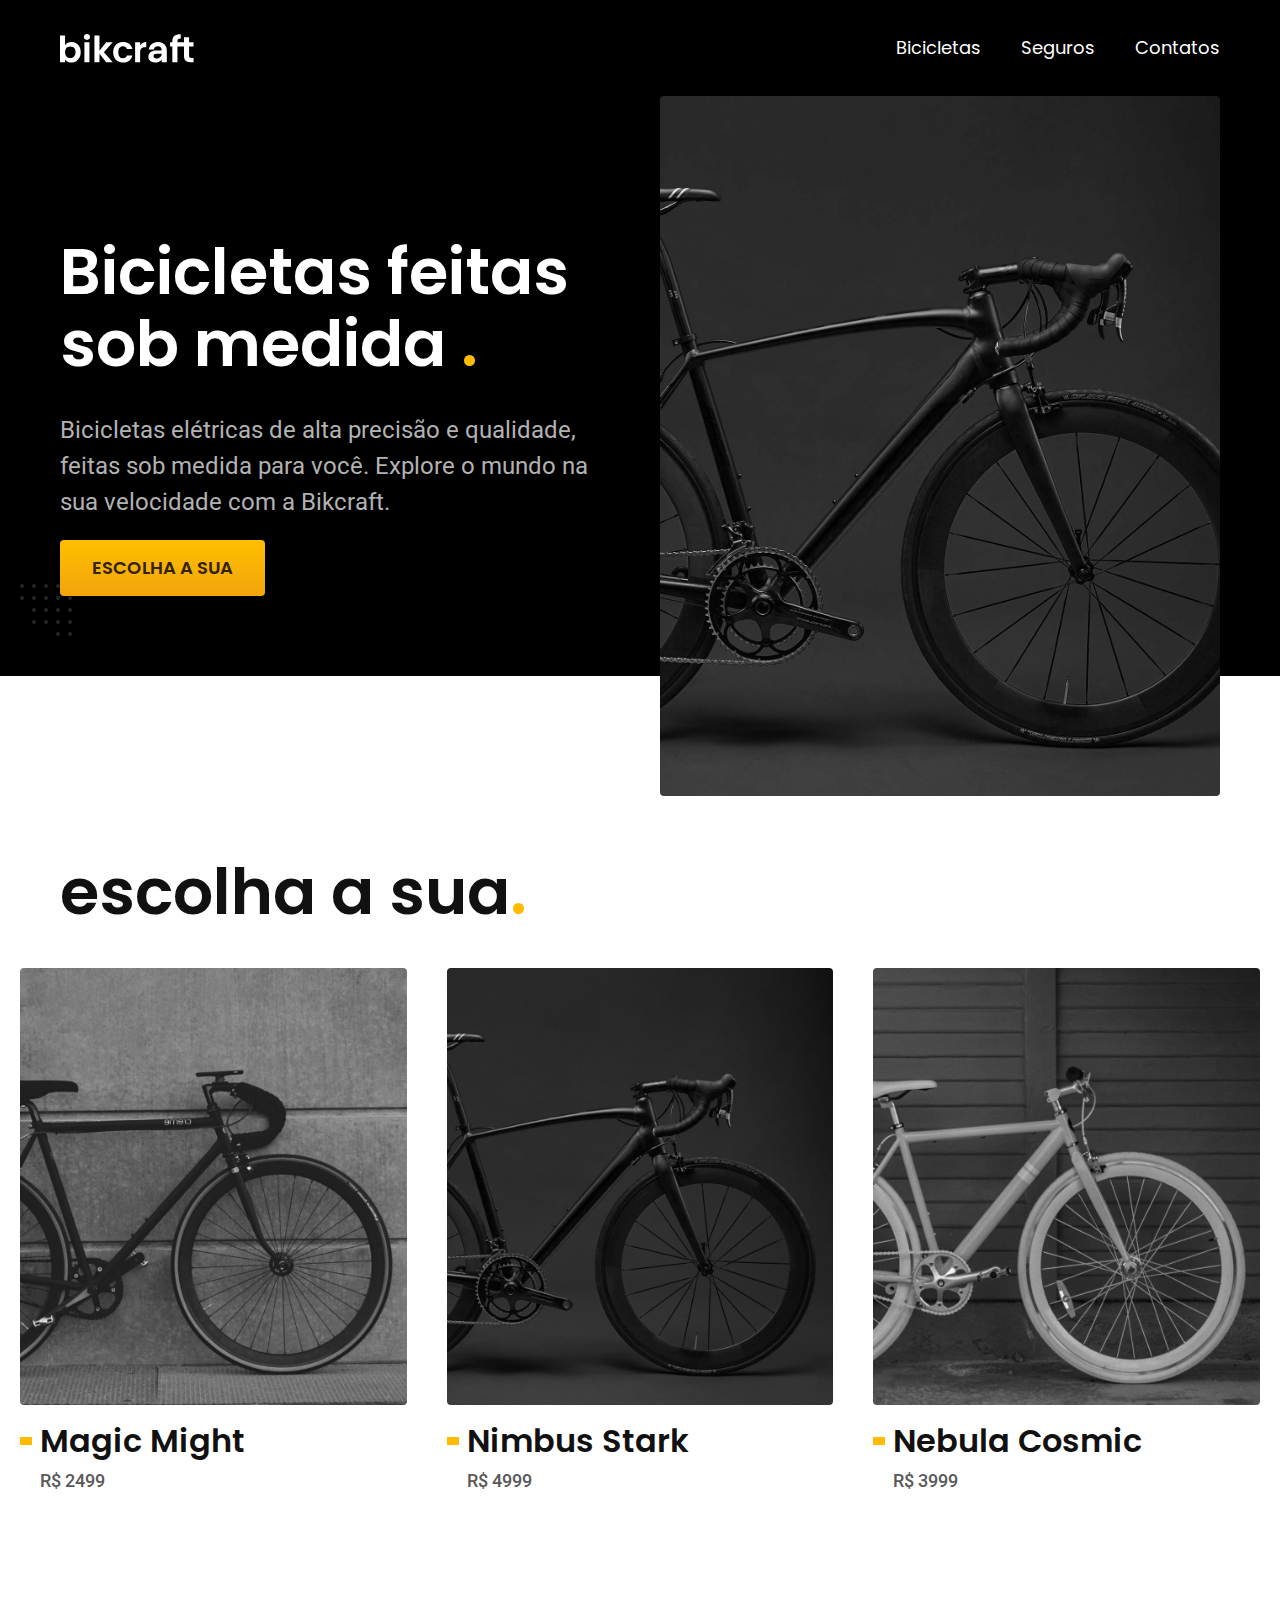
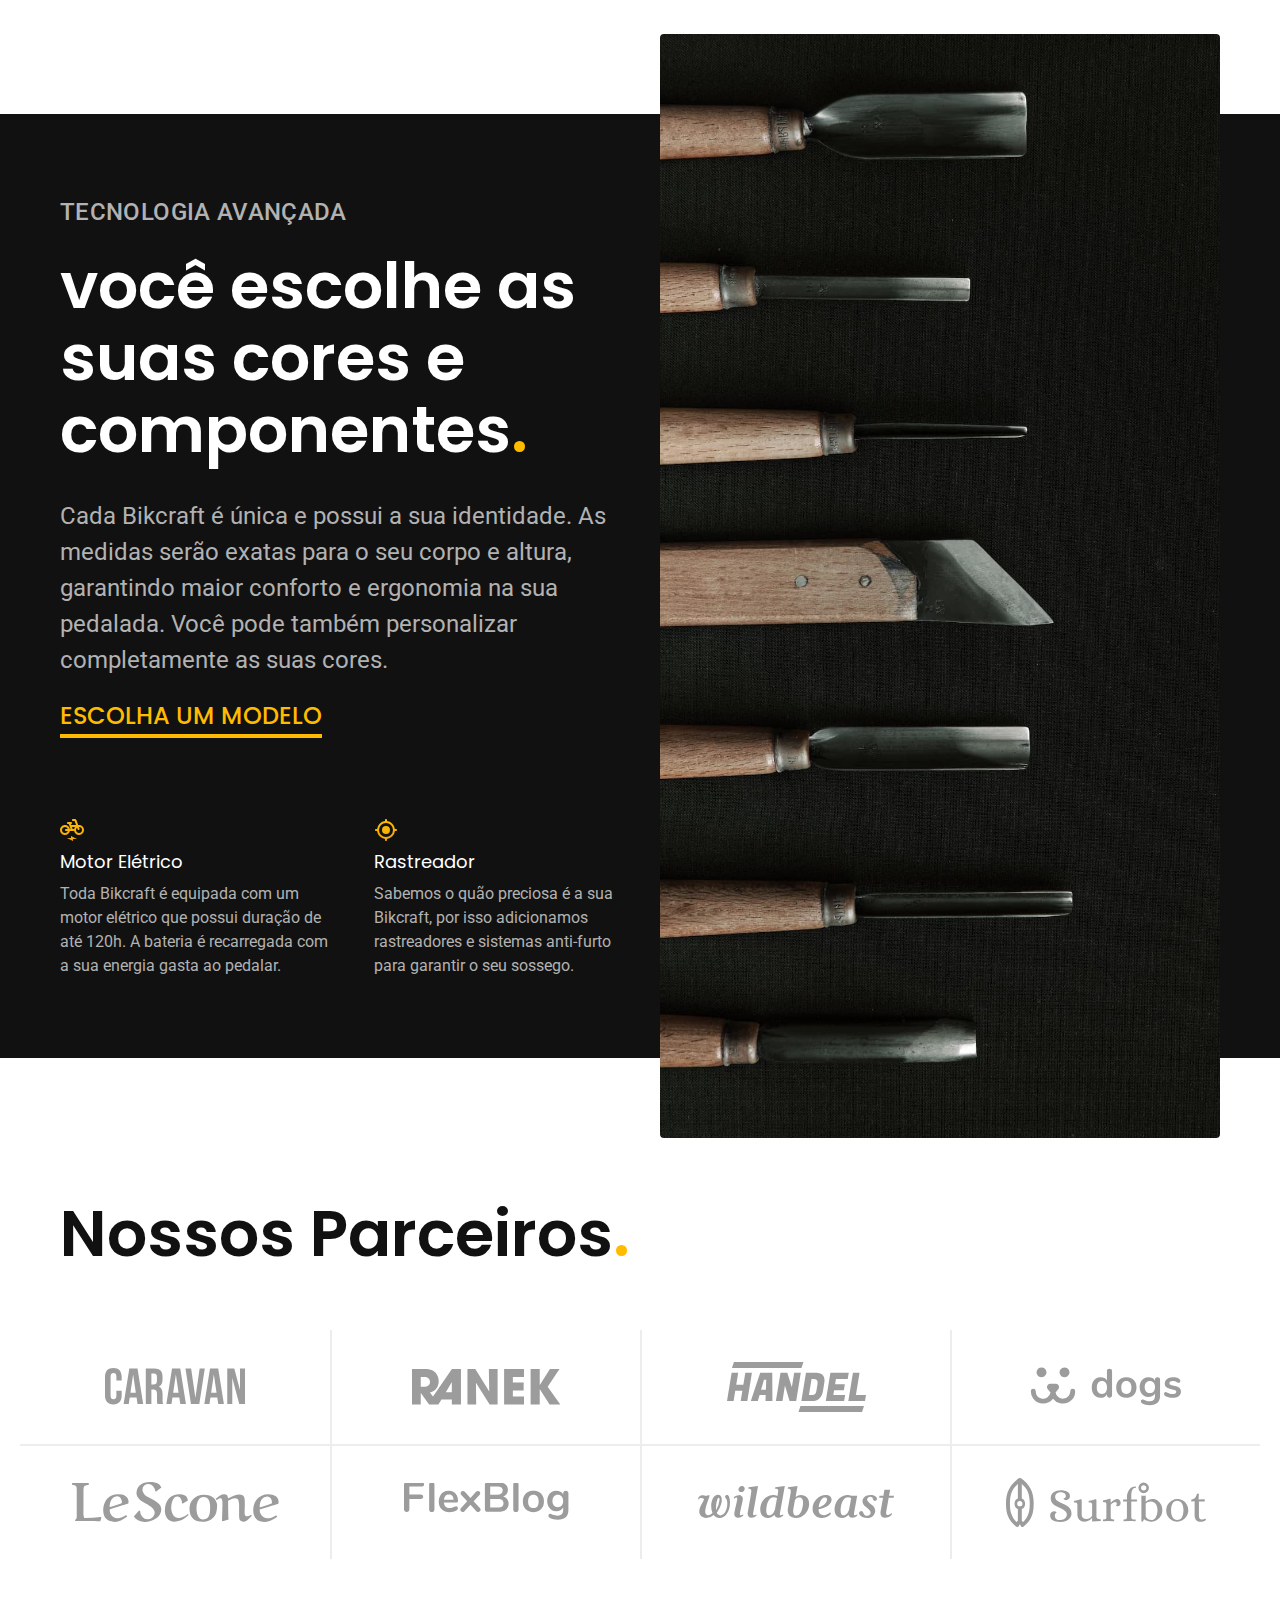
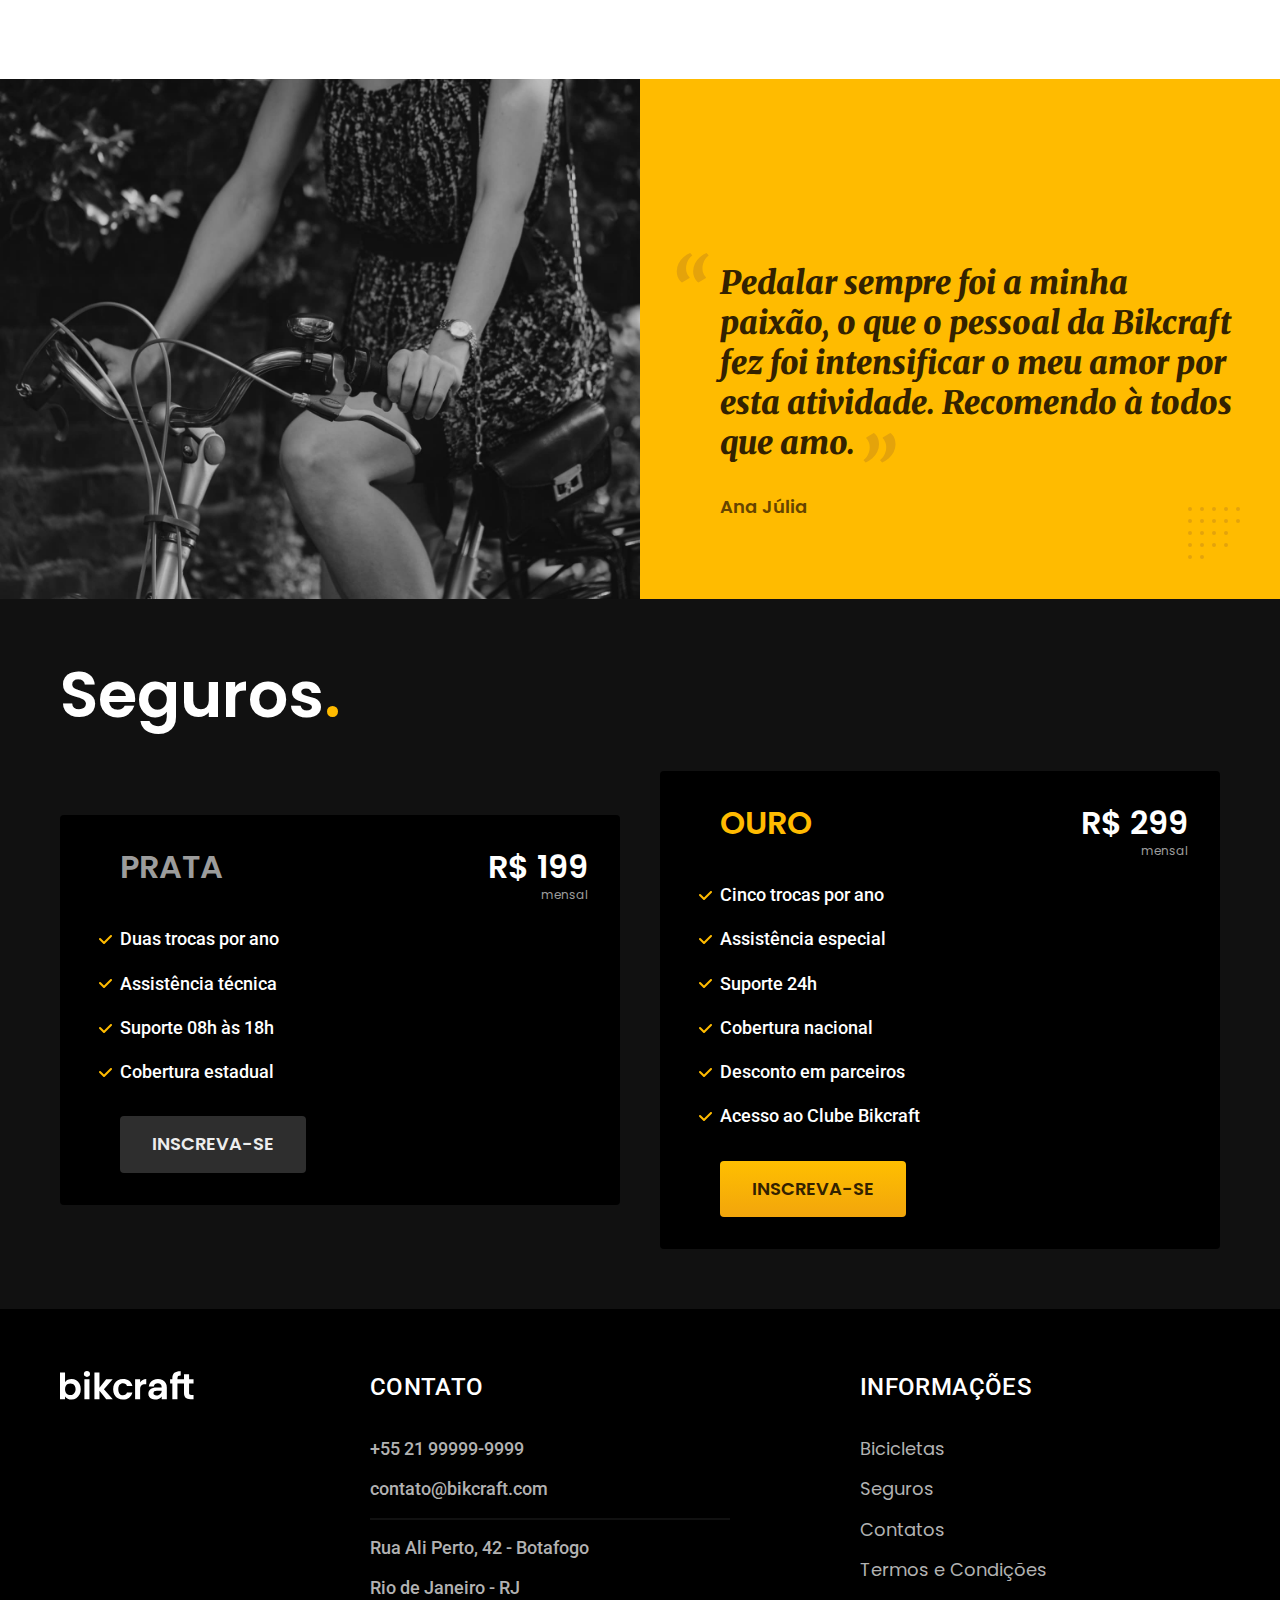
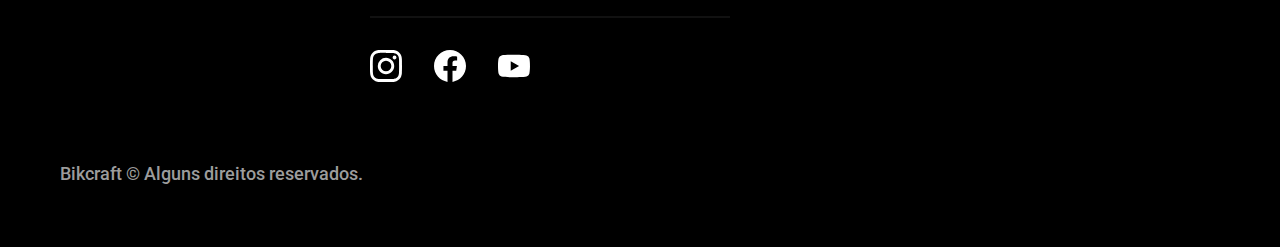
<file: index.html>
<!DOCTYPE html>
<html lang="pt-br">
  <head>
    <meta charset="UTF-8" />
    <meta name="viewport" content="width=device-width, initial-scale=1.0" />
    <title>Bikcraft</title>
    <meta
      name="description"
      content="Bicicletas elétricas de alta precisão e qualidade, feitas sob medida para o cliente. Explore o mundo na sua velocidade com a Bikcraft."
    />

    <link rel="icon" href="./favicon.svg" type="image/svg+xml" />
    <link rel="preload" href="./css/style.min.css" as="style" />
    <link rel="stylesheet" href="./css/style.min.css" />

    <link rel="preconnect" href="https://fonts.googleapis.com" />
    <link rel="preconnect" href="https://fonts.gstatic.com" crossorigin />
    <link
      href="https://fonts.googleapis.com/css2?family=Merriweather:ital,wght@1,900&family=Poppins:wght@400;600&family=Roboto:wght@400;500&display=swap"
      rel="stylesheet"
    />

    <script>
      document.documentElement.classList.add("js");
    </script>
  </head>

  <body>
    <header class="header-bg">
      <div class="header container">
        <a href="./"
          ><img src="./img/bikcraft.svg" width="136" height="32" alt="bikcraft"
        /></a>

        <nav aria-label="primaria">
          <ul class="header-menu font-1-m cor-0">
            <li><a href="./bicicletas.html">Bicicletas</a></li>
            <li><a href="./seguros.html">Seguros</a></li>
            <li><a href="./contato.html">Contatos</a></li>
          </ul>
        </nav>
      </div>
    </header>

    <main class="introducao-bg">
      <!-- ------ Conteudo Introdução -->
      <div class="introducao container">
        <div class="introducao-conteudo">
          <h1 class="font-1-xxl cor-0 fadeInDown" data-anime="200">
            Bicicletas feitas sob medida <span class="cor-p1">.</span>
          </h1>
          <p class="font-2-l cor-5 fadeInDown" data-anime="400">
            Bicicletas elétricas de alta precisão e qualidade, feitas sob medida
            para você. Explore o mundo na sua velocidade com a Bikcraft.
          </p>
          <a class="botao fadeInDown" data-anime="600" href="./bicicletas.html"
            >Escolha a sua</a
          >
        </div>
        <picture class="fadeInDown" data-anime="800">
          <source
            media="(max-width: 800px)"
            srcset="./img/bicicletas/nimbus.jpg"
          />
          <img
            src="./img/fotos/introducao.jpg"
            width="1280"
            height="1600"
            alt="Bicicleta preta"
          />
        </picture>
      </div>
    </main>
    <!-- ------- final Conteudo Introdução -->

    <article class="bicicletas-lista">
      <h2 class="container font-1-xxl">
        escolha a sua<span class="cor-p1">.</span>
      </h2>

      <ul>
        <li>
          <a href="./bicicletas/magic.html">
            <img
              src="./img/bicicletas/magic-home.jpg"
              width="920"
              height="1040"
              alt="Bicicleta preta"
            />
            <h3 class="font-1-xl">Magic Might</h3>
            <span class="font-2-m cor-8">R$ 2499</span>
          </a>
        </li>
        <li>
          <a href="./bicicletas/nimbus.html">
            <img
              src="./img/bicicletas/nimbus-home.jpg"
              width="920"
              height="1040"
              alt="Bicicleta preta"
            />
            <h3 class="font-1-xl">Nimbus Stark</h3>
            <span class="font-2-m cor-8">R$ 4999</span>
          </a>
        </li>
        <li>
          <a href="./bicicletas/nebula.html">
            <img
              src="./img/bicicletas/nebula-home.jpg"
              width="920"
              height="1040"
              alt="Bicicleta preta"
            />
            <h3 class="font-1-xl">Nebula Cosmic</h3>
            <span class="font-2-m cor-8">R$ 3999</span>
          </a>
        </li>
      </ul>
    </article>

    <article class="tecnologia-bg">
      <div class="tecnologia container">
        <div class="tecnologia-conteudo">
          <span class="font-2-l-b cor-5">Tecnologia Avançada</span>
          <h2 class="font-1-xxl cor-0">
            você escolhe as suas cores e componentes<span class="cor-p1"
              >.</span
            >
          </h2>
          <p class="font-2-l cor-5">
            Cada Bikcraft é única e possui a sua identidade. As medidas serão
            exatas para o seu corpo e altura, garantindo maior conforto e
            ergonomia na sua pedalada. Você pode também personalizar
            completamente as suas cores.
          </p>
          <a class="link" href="./bicicletas.html">Escolha um modelo</a>
          <div class="tecnologia-vantagens">
            <div>
              <img
                src="./img/icones/eletrica.svg"
                width="24"
                height="24"
                alt=""
              />
              <h3 class="font-1-m cor-0">Motor Elétrico</h3>
              <p class="font-2-s cor-5">
                Toda Bikcraft é equipada com um motor elétrico que possui
                duração de até 120h. A bateria é recarregada com a sua energia
                gasta ao pedalar.
              </p>
            </div>
            <div>
              <img
                src="./img/icones/rastreador.svg"
                width="24"
                height="24"
                alt=""
              />
              <h3 class="font-1-m cor-0">Rastreador</h3>
              <p class="font-2-s cor-5">
                Sabemos o quão preciosa é a sua Bikcraft, por isso adicionamos
                rastreadores e sistemas anti-furto para garantir o seu sossego.
              </p>
            </div>
          </div>
        </div>
        <div class="tecnologia-imagem">
          <img
            src="./img/fotos/tecnologia.jpg"
            width="1200"
            height="1920"
            alt=""
          />
        </div>
      </div>
    </article>

    <section class="parceiros" aria-label="Nossos Parceiros">
      <h2 class="container font-1-xxl">
        Nossos Parceiros<span class="cor-p1">.</span>
      </h2>

      <ul>
        <li>
          <img
            src="./img/parceiros/caravan.svg"
            width="140"
            height="38"
            alt="Caravan"
          />
        </li>
        <li>
          <img
            src="./img/parceiros/ranek.svg"
            width="149"
            height="36"
            alt="ranek"
          />
        </li>
        <li>
          <img
            src="./img/parceiros/handel.svg"
            width="139"
            height="50"
            alt="handel"
          />
        </li>
        <li>
          <img
            src="./img/parceiros/dogs.svg"
            width="152"
            height="39"
            alt="dogs"
          />
        </li>
        <li>
          <img
            src="./img/parceiros/lescone.svg"
            width="208"
            height="41"
            alt="lescone"
          />
        </li>
        <li>
          <img
            src="./img/parceiros/flexblog.svg"
            width="165"
            height="38"
            alt="flexblog"
          />
        </li>
        <li>
          <img
            src="./img/parceiros/wildbeast.svg"
            width="196"
            height="34"
            alt="wildbeast"
          />
        </li>
        <li>
          <img
            src="./img/parceiros/surfbot.svg"
            width="200"
            height="49"
            alt="surfbot"
          />
        </li>
      </ul>
    </section>

    <section class="depoimento" aria-label="Depoimento">
      <div>
        <img
          src="./img/fotos/depoimento.jpg"
          width="1560"
          height="1360"
          alt="Pessoa pedalando uma bicicleta"
        />
      </div>
      <div class="depoimento-conteudo">
        <blockquote class="font-1-xl cor-p5">
          <p>
            Pedalar sempre foi a minha paixão, o que o pessoal da Bikcraft fez
            foi intensificar o meu amor por esta atividade. Recomendo à todos
            que amo.
          </p>
        </blockquote>
        <span class="font-1-m-b cor-p4">Ana Júlia</span>
      </div>
    </section>

    <article class="seguros-bg">
      <div class="seguros container">
        <h2 class="font-1-xxl cor-0">Seguros<span class="cor-p1">.</span></h2>
        <div class="seguros-item">
          <h3 class="font-1-xl cor-6">PRATA</h3>
          <span class="font-1-xl cor-0"
            >R$ 199 <span class="font-1-xs cor-6">mensal</span></span
          >
          <ul class="font-2-m cor-0">
            <li>Duas trocas por ano</li>
            <li>Assistência técnica</li>
            <li>Suporte 08h às 18h</li>
            <li>Cobertura estadual</li>
          </ul>
          <a class="botao secundario" href="./orcamento.html">Inscreva-se</a>
        </div>
        <div class="seguros-item">
          <h3 class="font-1-xl cor-p1">OURO</h3>
          <span class="font-1-xl cor-0"
            >R$ 299 <span class="font-1-xs cor-6">mensal</span></span
          >
          <ul class="font-2-m cor-0">
            <li>Cinco trocas por ano</li>
            <li>Assistência especial</li>
            <li>Suporte 24h</li>
            <li>Cobertura nacional</li>
            <li>Desconto em parceiros</li>
            <li>Acesso ao Clube Bikcraft</li>
          </ul>
          <a class="botao" href="./orcamento.html">Inscreva-se</a>
        </div>
      </div>
    </article>

    <footer class="footer-bg">
      <div class="footer container">
        <img src="./img/bikcraft.svg" width="136" height="32" alt="Bikcraft" />
        <div class="footer-contato">
          <h3 class="font-2-l-b cor-0">Contato</h3>
          <ul class="font-2-m cor-5">
            <li><a href="tel:+552199999999">+55 21 99999-9999</a></li>
            <li>
              <a href="mailto:contato@bikcraft.com">contato@bikcraft.com</a>
            </li>
            <li>Rua Ali Perto, 42 - Botafogo</li>
            <li>Rio de Janeiro - RJ</li>
          </ul>
          <div class="footer-redes">
            <a href="./">
              <img
                src="./img/redes/instagram.svg"
                width="32"
                height="32"
                alt="Instagram"
              />
            </a>
            <a href="./">
              <img
                src="./img/redes/facebook.svg"
                width="32"
                height="32"
                alt="Facebook"
              />
            </a>
            <a href="./">
              <img
                src="./img/redes/youtube.svg"
                width="32"
                height="32"
                alt="Youtube"
              />
            </a>
          </div>
        </div>
        <div class="footer-informacoes">
          <h3 class="font-2-l-b cor-0">Informações</h3>
          <nav>
            <ul class="font-1-m cor-5">
              <li><a href="./bicicletas.html">Bicicletas</a></li>
              <li><a href="./seguros.html">Seguros</a></li>
              <li><a href="./contato.html">Contatos</a></li>
              <li><a href="./termos.html">Termos e Condições</a></li>
            </ul>
          </nav>
        </div>
        <p class="footer-copy font-2-m cor-6">
          Bikcraft © Alguns direitos reservados.
        </p>
      </div>
    </footer>
    <script src="./js/plugins/simple-anime.js"></script>
    <script src="./js/script.js"></script>
  </body>
</html>
</file>
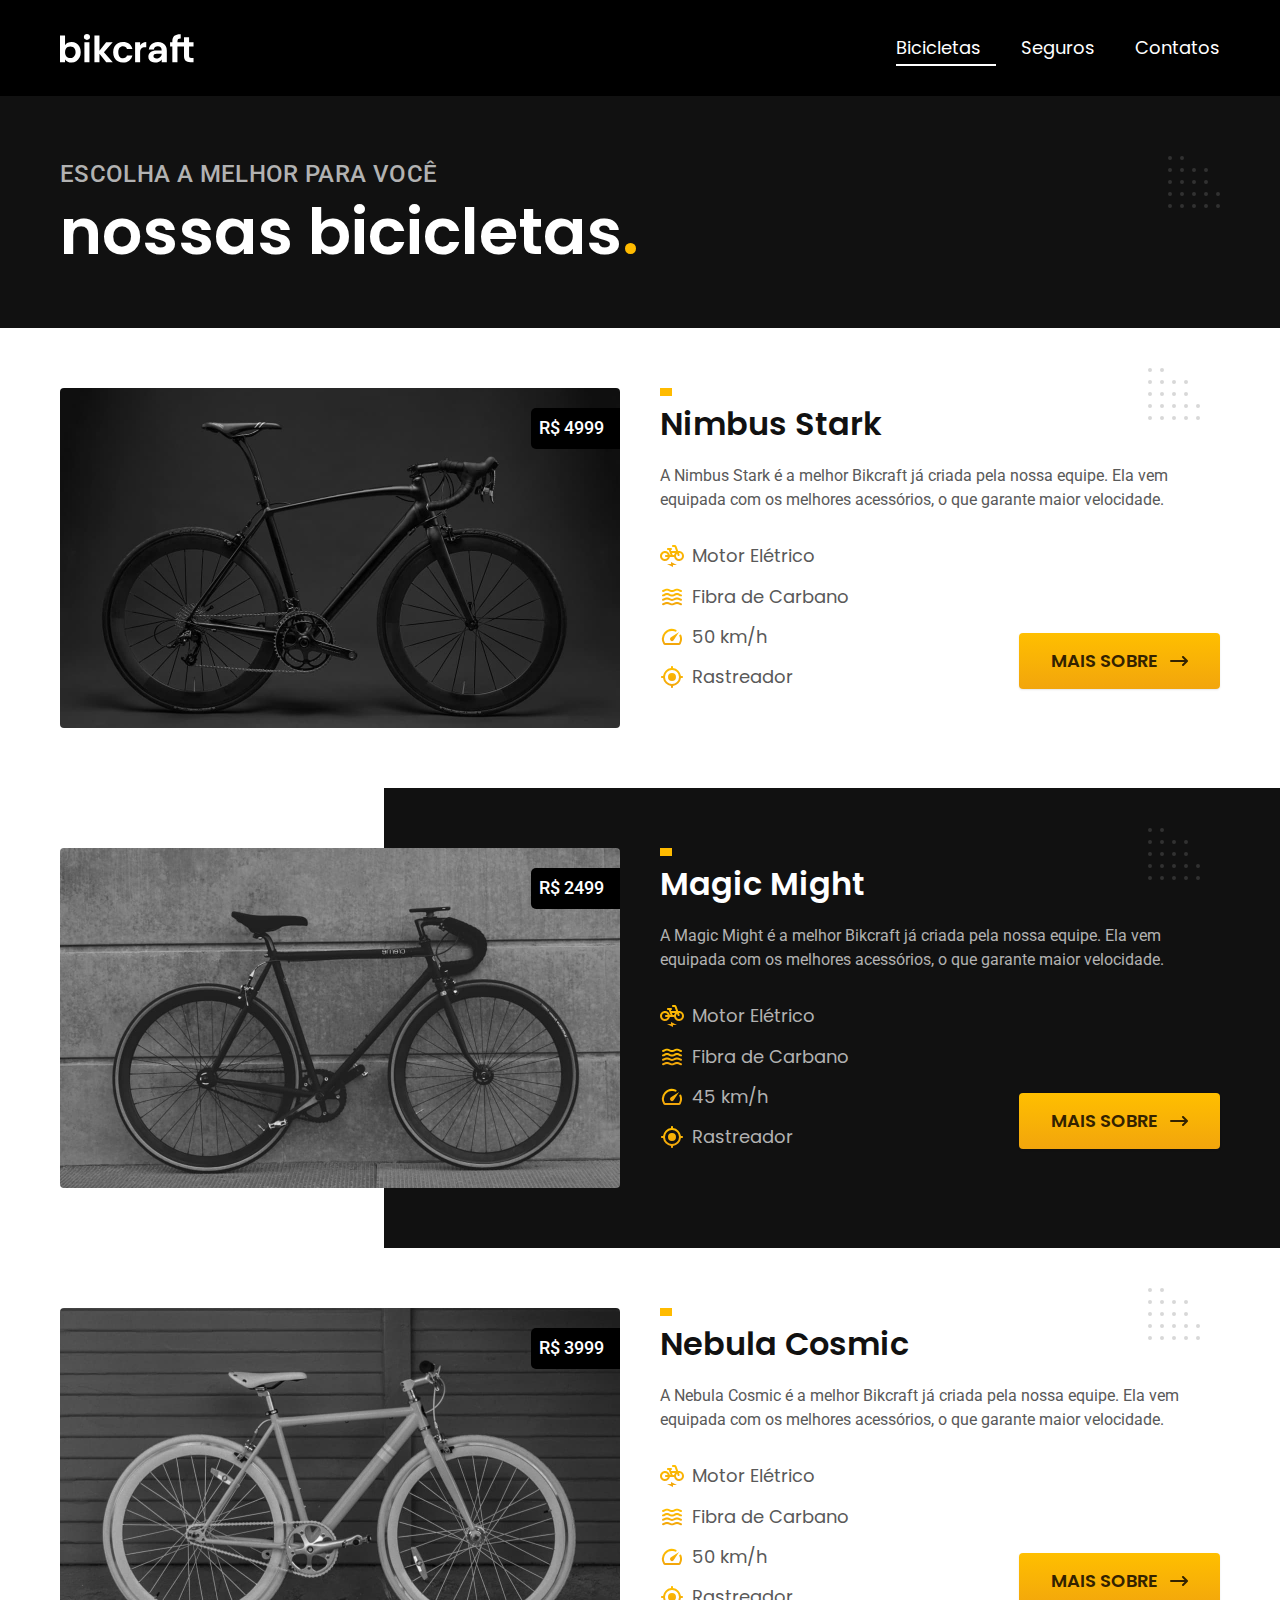
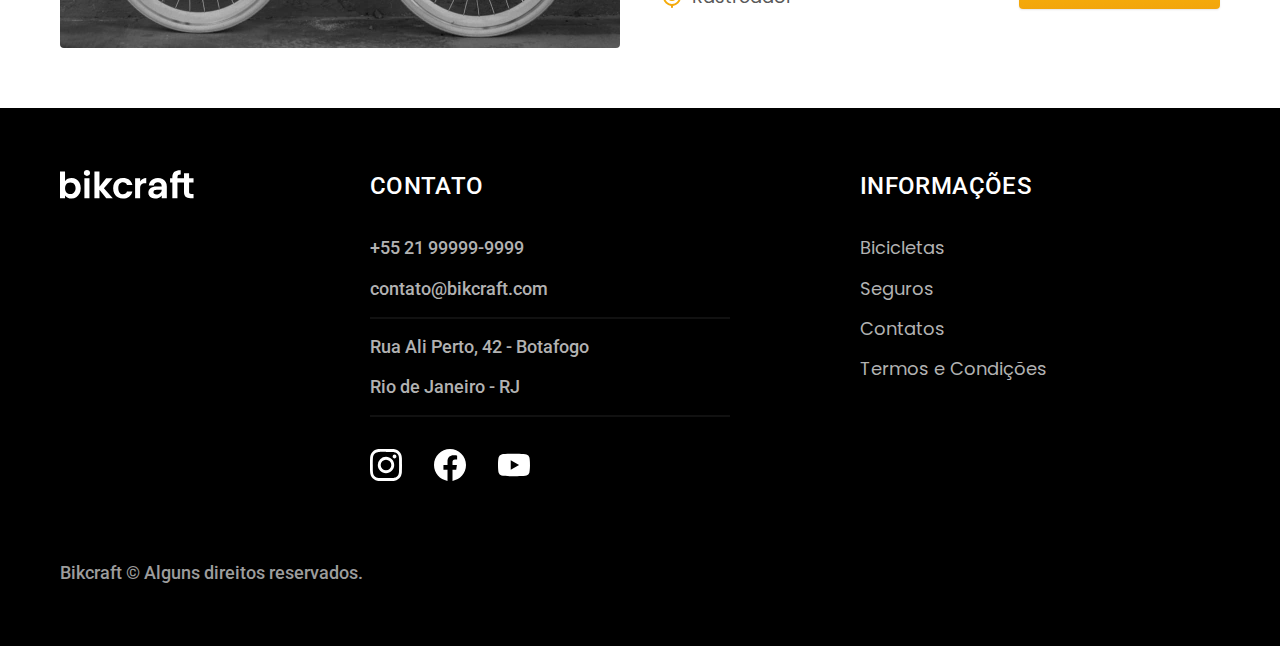
<file: bicicletas.html>
<!DOCTYPE html>
<html lang="pt-br">
  <head>
    <meta charset="UTF-8" />
    <meta name="viewport" content="width=device-width, initial-scale=1.0" />
    <title>Bicicletas | Bikcraft</title>
    <meta name="description" content="Bicicletas" />

    <link rel="icon" href="../favicon.svg" type="image/svg+xml" />
    <link rel="preload" href="./css/style.min.css" as="style" />
    <link rel="stylesheet" href="./css/style.min.css" />

    <link rel="preconnect" href="https://fonts.googleapis.com" />
    <link rel="preconnect" href="https://fonts.gstatic.com" crossorigin />
    <link
      href="https://fonts.googleapis.com/css2?family=Merriweather:ital,wght@1,900&family=Poppins:wght@400;600&family=Roboto:wght@400;500&display=swap"
      rel="stylesheet"
    />

    <script>
      document.documentElement.classList.add("js");
    </script>
  </head>

  <body id="bicicletas">
    <header class="header-bg">
      <div class="header container">
        <a href="./"><img src="./img/bikcraft.svg" alt="bikcraft" /></a>

        <nav aria-label="primaria">
          <ul class="header-menu font-1-m cor-0">
            <li><a href="./bicicletas.html">Bicicletas</a></li>
            <li><a href="./seguros.html">Seguros</a></li>
            <li><a href="./contato.html">Contatos</a></li>
          </ul>
        </nav>
      </div>
    </header>

    <!--  ----------Conteúdo da página---------- -->

    <main>
      <!--  ----------Título---------- -->
      <div class="titulo-bg">
        <div class="titulo container">
          <p class="font-2-l-b cor-5">escolha a melhor para você</p>
          <h1 class="font-1-xxl cor-0">
            nossas bicicletas<span class="cor-p1">.</span>
          </h1>
        </div>
      </div>
      <!--  -----Final Título---------- -->

      <!--  ----------conteudo bicicleta 1---------- -->
      <div>
        <div class="bicicletas container">
          <div class="bicicletas-imagem">
            <img src="./img/bicicletas/nimbus.jpg" alt="Bicicleta preta" />
            <span class="font-2-m cor-0"> R$ 4999</span>
          </div>
          <div class="bicicletas-conteudo">
            <h2 class="font-1-xl">Nimbus Stark</h2>
            <p class="font-2-s cor-8">
              A Nimbus Stark é a melhor Bikcraft já criada pela nossa equipe.
              Ela vem equipada com os melhores acessórios, o que garante maior
              velocidade.
            </p>
            <ul class="font-1-m cor-8">
              <li>
                <img src="./img/icones/eletrica.svg" alt="" />Motor Elétrico
              </li>
              <li>
                <img src="./img/icones/carbono.svg" alt="" />Fibra de Carbano
              </li>
              <li><img src="./img/icones/velocidade.svg" alt="" />50 km/h</li>
              <li>
                <img src="./img/icones/rastreador.svg" alt="" />Rastreador
              </li>
            </ul>
            <a class="botao seta" href="./bicicletas/nimbus.html">Mais Sobre</a>
          </div>
        </div>
      </div>

      <!--  ----------conteudo bicicleta 2---------- -->
      <div class="bicicletas-bg">
        <div class="bicicletas container">
          <div class="bicicletas-imagem">
            <img src="./img/bicicletas/magic.jpg" alt="Bicicleta preta" />
            <span class="font-2-m cor-0"> R$ 2499</span>
          </div>
          <div class="bicicletas-conteudo">
            <h2 class="font-1-xl cor-0">Magic Might</h2>
            <p class="font-2-s cor-5">
              A Magic Might é a melhor Bikcraft já criada pela nossa equipe. Ela
              vem equipada com os melhores acessórios, o que garante maior
              velocidade.
            </p>
            <ul class="font-1-m cor-5">
              <li>
                <img src="./img/icones/eletrica.svg" alt="" />Motor Elétrico
              </li>
              <li>
                <img src="./img/icones/carbono.svg" alt="" />Fibra de Carbano
              </li>
              <li><img src="./img/icones/velocidade.svg" alt="" />45 km/h</li>
              <li>
                <img src="./img/icones/rastreador.svg" alt="" />Rastreador
              </li>
            </ul>
            <a class="botao seta" href="./bicicletas/magic.html">Mais Sobre</a>
          </div>
        </div>
      </div>

      <!--  ----------conteudo bicicleta 3---------- -->
      <div>
        <div class="bicicletas container">
          <div class="bicicletas-imagem">
            <img src="./img/bicicletas/nebula.jpg" alt="Bicicleta branca" />
            <span class="font-2-m cor-0"> R$ 3999</span>
          </div>
          <div class="bicicletas-conteudo">
            <h2 class="font-1-xl">Nebula Cosmic</h2>
            <p class="font-2-s cor-8">
              A Nebula Cosmic é a melhor Bikcraft já criada pela nossa equipe.
              Ela vem equipada com os melhores acessórios, o que garante maior
              velocidade.
            </p>
            <ul class="font-1-m cor-8">
              <li>
                <img src="./img/icones/eletrica.svg" alt="" />Motor Elétrico
              </li>
              <li>
                <img src="./img/icones/carbono.svg" alt="" />Fibra de Carbano
              </li>
              <li><img src="./img/icones/velocidade.svg" alt="" />50 km/h</li>
              <li>
                <img src="./img/icones/rastreador.svg" alt="" />Rastreador
              </li>
            </ul>
            <a class="botao seta" href="./bicicletas/nebula.html">Mais Sobre</a>
          </div>
        </div>
      </div>
    </main>
    <!--  ---------- final do  Conteúdo da página---------- -->

    <footer class="footer-bg">
      <div class="footer container">
        <img src="./img/bikcraft.svg" alt="Bikcraft" />
        <div class="footer-contato">
          <h3 class="font-2-l-b cor-0">Contato</h3>
          <ul class="font-2-m cor-5">
            <li><a href="tel:+552199999999">+55 21 99999-9999</a></li>
            <li>
              <a href="mailto:contato@bikcraft.com">contato@bikcraft.com</a>
            </li>
            <li>Rua Ali Perto, 42 - Botafogo</li>
            <li>Rio de Janeiro - RJ</li>
          </ul>
          <div class="footer-redes">
            <a href="./">
              <img src="./img/redes/instagram.svg" alt="Instagram" />
            </a>
            <a href="./">
              <img src="./img/redes/facebook.svg" alt="Facebook" />
            </a>
            <a href="./">
              <img src="./img/redes/youtube.svg" alt="Youtube" />
            </a>
          </div>
        </div>
        <div class="footer-informacoes">
          <h3 class="font-2-l-b cor-0">Informações</h3>
          <nav>
            <ul class="font-1-m cor-5">
              <li><a href="./bicicletas.html">Bicicletas</a></li>
              <li><a href="./seguros.html">Seguros</a></li>
              <li><a href="./contato.html">Contatos</a></li>
              <li><a href="./termos.html">Termos e Condições</a></li>
            </ul>
          </nav>
        </div>
        <p class="footer-copy font-2-m cor-6">
          Bikcraft © Alguns direitos reservados.
        </p>
      </div>
    </footer>
    <script src="./js/script.js"></script>
  </body>
</html>
</file>
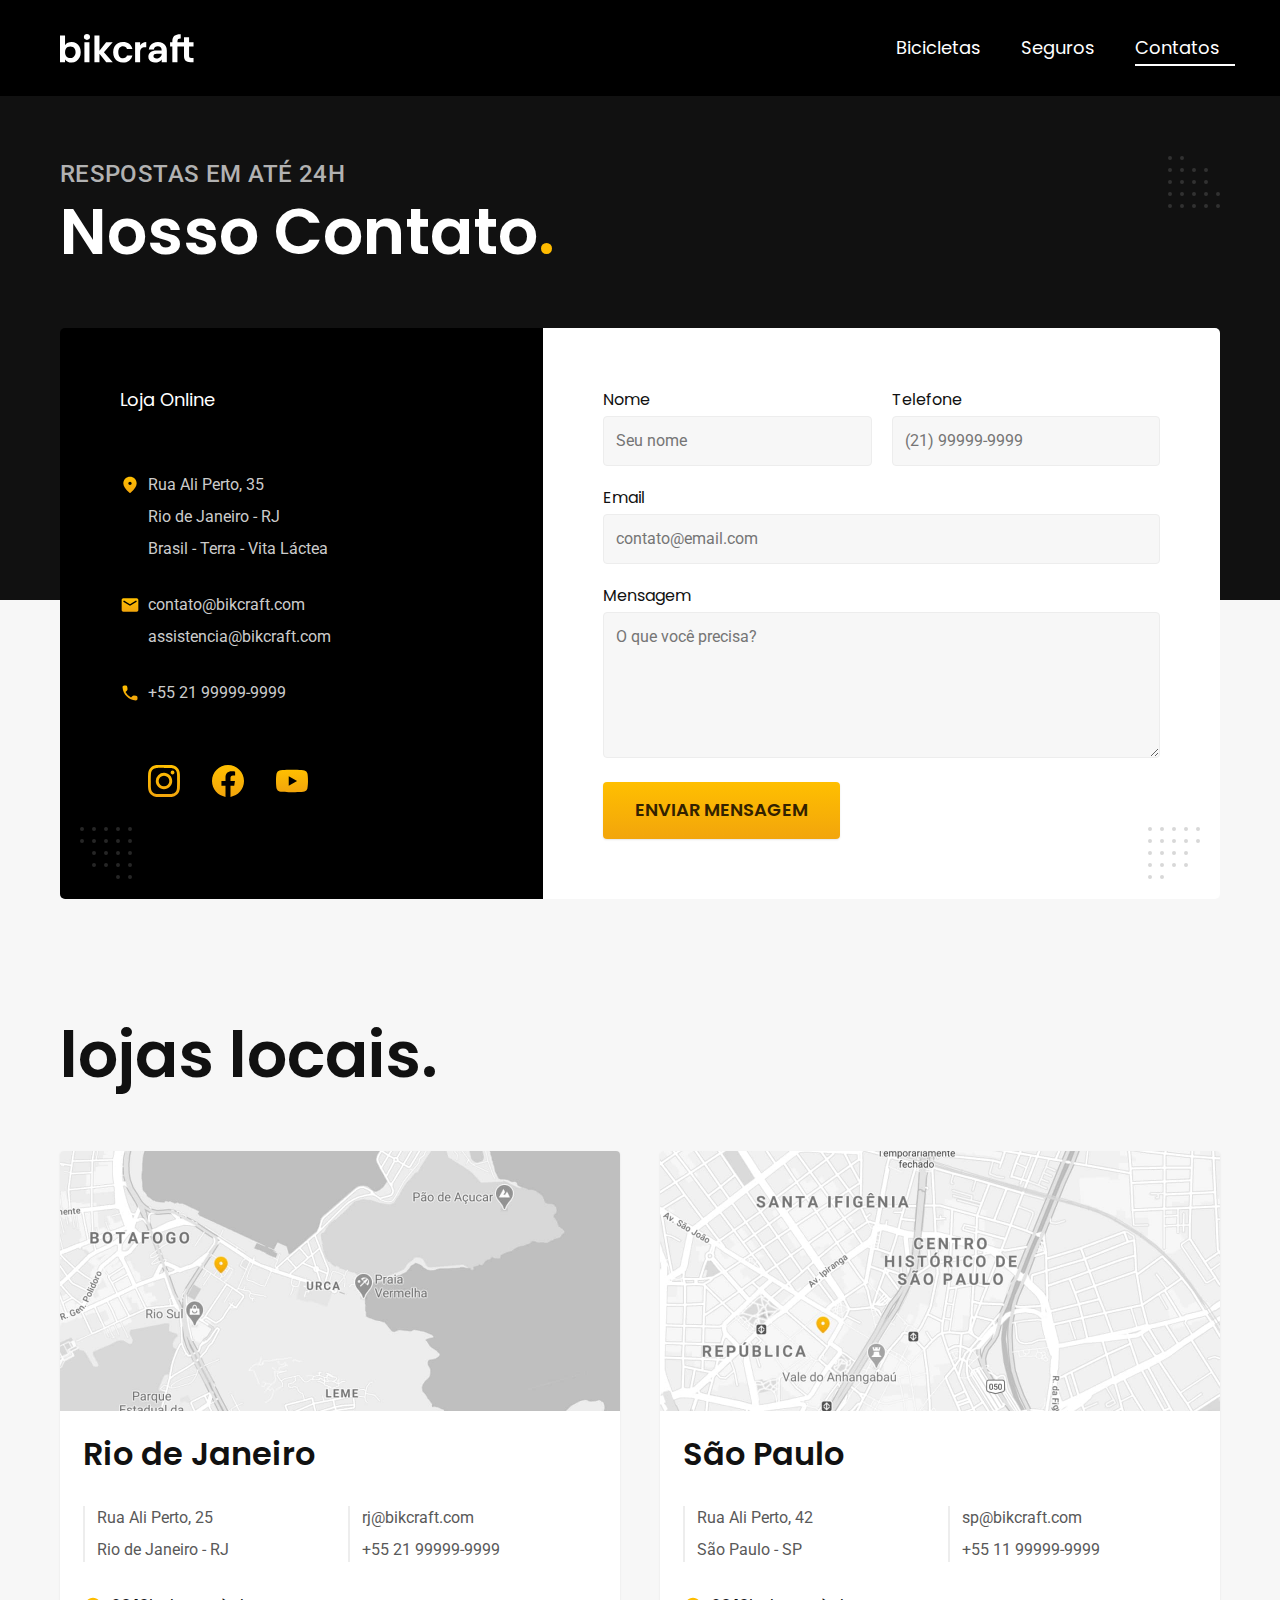
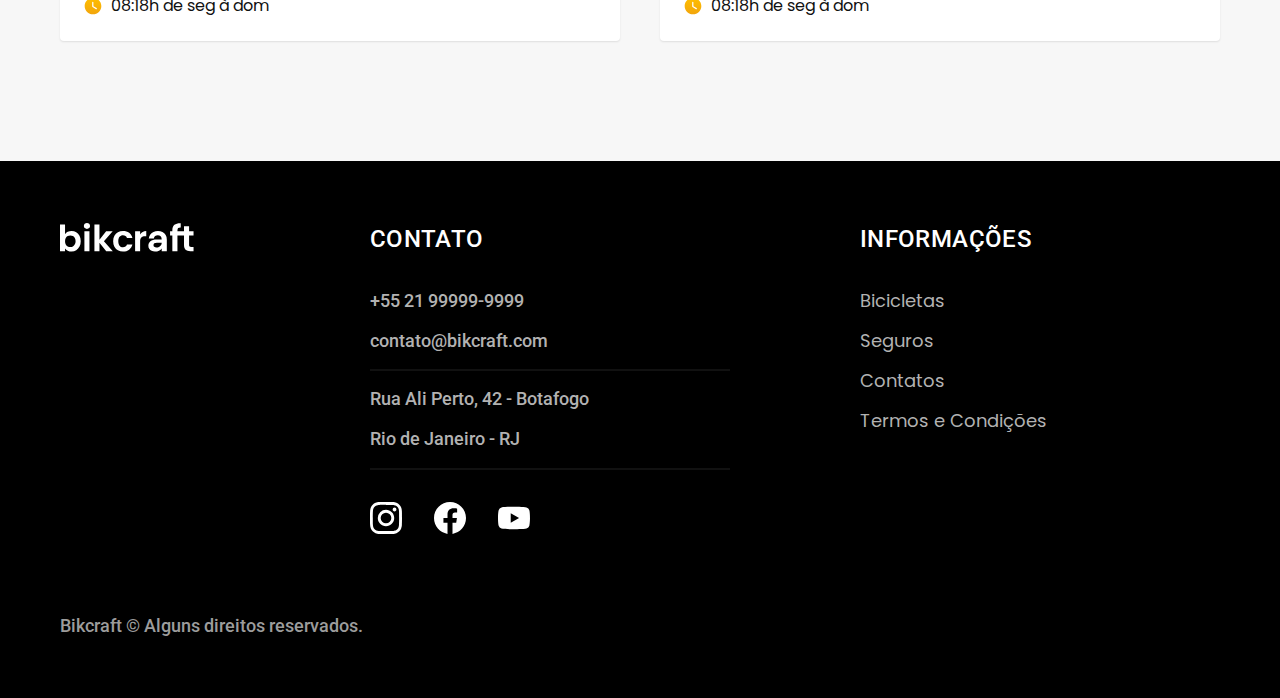
<file: contato.html>
<!DOCTYPE html>
<html lang="pt-br">
  <head>
    <meta charset="UTF-8" />
    <meta name="viewport" content="width=device-width, initial-scale=1.0" />
    <title>Contato | Bikcraft</title>
    <meta name="description" content="Contato" />

    <link rel="icon" href="../favicon.svg" type="image/svg+xml" />
    <link rel="preload" href="./css/style.min.css" as="style" />
    <link rel="stylesheet" href="./css/style.min.css" />

    <link rel="preconnect" href="https://fonts.googleapis.com" />
    <link rel="preconnect" href="https://fonts.gstatic.com" crossorigin />
    <link
      href="https://fonts.googleapis.com/css2?family=Merriweather:ital,wght@1,900&family=Poppins:wght@400;600&family=Roboto:wght@400;500&display=swap"
      rel="stylesheet"
    />

    <script>
      document.documentElement.classList.add("js");
    </script>
  </head>

  <body id="contato">
    <header class="header-bg">
      <div class="header container">
        <a href="./"><img src="./img/bikcraft.svg" alt="bikcraft" /></a>

        <nav aria-label="primaria">
          <ul class="header-menu font-1-m cor-0">
            <li><a href="./bicicletas.html">Bicicletas</a></li>
            <li><a href="./seguros.html">Seguros</a></li>
            <li><a href="./contato.html">Contatos</a></li>
          </ul>
        </nav>
      </div>
    </header>

    <main>
      <!-- -----Conteúdo da página----- -->

      <div class="titulo-bg">
        <!--  -----Título----- -->
        <div class="titulo container">
          <p class="font-2-l-b cor-5">Respostas em até 24h</p>
          <h1 class="font-1-xxl cor-0">
            Nosso Contato<span class="cor-p1">.</span>
          </h1>
        </div>
      </div>
      <!--  -----Final Título----- -->

      <div class="contato container">
        <section class="contato-dados" aria-label="Endereço">
          <!-- -----Contato----- -->
          <h2 class="font-1-m cor-0">Loja Online</h2>
          <div class="contato-endereco font-2-s cor-4">
            <p>Rua Ali Perto, 35</p>
            <p>Rio de Janeiro - RJ</p>
            <p>Brasil - Terra - Vita Láctea</p>
          </div>
          <address class="contato-meios font-2-s cor-4">
            <a href="mailto:contato@bikcraft.com">contato@bikcraft.com</a>
            <a href="mailto:assistencia@bikcraft.com"
              >assistencia@bikcraft.com</a
            >
            <a href="tel:+552199999999">+55 21 99999-9999</a>
          </address>
          <div class="contato-redes">
            <a href="./">
              <img src="./img/redes/instagram-p.svg" alt="Instagram" />
            </a>
            <a href="./">
              <img src="./img/redes/facebook-p.svg" alt="Facebook" />
            </a>
            <a href="./">
              <img src="./img/redes/youtube-p.svg" alt="Youtube" />
            </a>
          </div>
        </section>
        <!-- ----- Final de Contato----- -->
        <section class="contato-formulario" aria-label="Formulário">
          <!-- -----Formulario----- -->
          <form class="form" action="./contato.html">
            <div>
              <label for="nome">Nome</label>
              <input type="text" id="nome" name="nome" placeholder="Seu nome" />
            </div>
            <div>
              <label for="telefone">Telefone</label>
              <input
                type="text"
                id="telefone"
                name="telefone"
                placeholder="(21) 99999-9999"
              />
            </div>
            <div class="col-2">
              <label for="email">Email</label>
              <input
                type="email"
                id="email"
                name="email"
                placeholder="contato@email.com"
              />
            </div>
            <div class="col-2">
              <label for="mensagem">Mensagem</label>
              <textarea
                rows="5"
                id="mensagem"
                name="mensagem"
                placeholder="O que você precisa?"
              ></textarea>
            </div>
            <button class="botao col-2">Enviar Mensagem</button>
          </form>
        </section>
        <!-- -----Final do Formulario----- -->
      </div>
      <!-- -----Final Container----- -->
    </main>

    <article class="lojas container">
      <!-- ----Contato Lojas---- -->
      <h2 class="font-1-xxl">lojas locais<span>.</span></h2>

      <div class="lojas-item">
        <!-- --Item RJ-- -->
        <img
          src="./img/lojas/rj.jpg"
          alt="mapa com o Endereço em: Rua Ali Perto, 25 Rio de Janeiro - RJ"
        />
        <div class="lojas-conteudo">
          <h3 class="font-1-xl">Rio de Janeiro</h3>
          <div class="lojas-dados font-2-s cor-8">
            <p>Rua Ali Perto, 25</p>
            <p>Rio de Janeiro - RJ</p>
          </div>
          <div class="lojas-dados font-2-s cor-8">
            <a href="mailto:rj@bikcraft.com">rj@bikcraft.com</a>
            <a href="tel:+5521999999999">+55 21 99999-9999</a>
          </div>
          <p class="lojas-tempo font-1-s">
            <img src="./img/icones/horario.svg" alt="" /> 08:18h de seg à dom
          </p>
        </div>
      </div>

      <div class="lojas-item">
        <!-- --Item SP-- -->
        <img
          src="./img/lojas/sp.jpg"
          alt="mapa com o Endereço em: Rua Ali Perto, 42 São Paulo - SP"
        />
        <div class="lojas-conteudo">
          <h3 class="font-1-xl">São Paulo</h3>
          <div class="lojas-dados font-2-s cor-8">
            <p>Rua Ali Perto, 42</p>
            <p>São Paulo - SP</p>
          </div>
          <div class="lojas-dados font-2-s cor-8">
            <a href="mailto:sp@bikcraft.com">sp@bikcraft.com</a>
            <a href="tel:+5521999999999">+55 11 99999-9999</a>
          </div>
          <p class="lojas-tempo font-1-s">
            <img src="./img/icones/horario.svg" alt="" /> 08:18h de seg à dom
          </p>
        </div>
      </div>
    </article>

    <footer class="footer-bg">
      <div class="footer container">
        <img src="./img/bikcraft.svg" alt="Bikcraft" />
        <div class="footer-contato">
          <h3 class="font-2-l-b cor-0">Contato</h3>
          <ul class="font-2-m cor-5">
            <li><a href="tel:+552199999999">+55 21 99999-9999</a></li>
            <li>
              <a href="mailto:contato@bikcraft.com">contato@bikcraft.com</a>
            </li>
            <li>Rua Ali Perto, 42 - Botafogo</li>
            <li>Rio de Janeiro - RJ</li>
          </ul>
          <div class="footer-redes">
            <a href="./">
              <img src="./img/redes/instagram.svg" alt="Instagram" />
            </a>
            <a href="./">
              <img src="./img/redes/facebook.svg" alt="Facebook" />
            </a>
            <a href="./">
              <img src="./img/redes/youtube.svg" alt="Youtube" />
            </a>
          </div>
        </div>
        <div class="footer-informacoes">
          <h3 class="font-2-l-b cor-0">Informações</h3>
          <nav>
            <ul class="font-1-m cor-5">
              <li><a href="./bicicletas.html">Bicicletas</a></li>
              <li><a href="./seguros.html">Seguros</a></li>
              <li><a href="./contato.html">Contatos</a></li>
              <li><a href="./termos.html">Termos e Condições</a></li>
            </ul>
          </nav>
        </div>
        <p class="footer-copy font-2-m cor-6">
          Bikcraft © Alguns direitos reservados.
        </p>
      </div>
    </footer>
    <script src="./js/script.js"></script>
  </body>
</html>
</file>
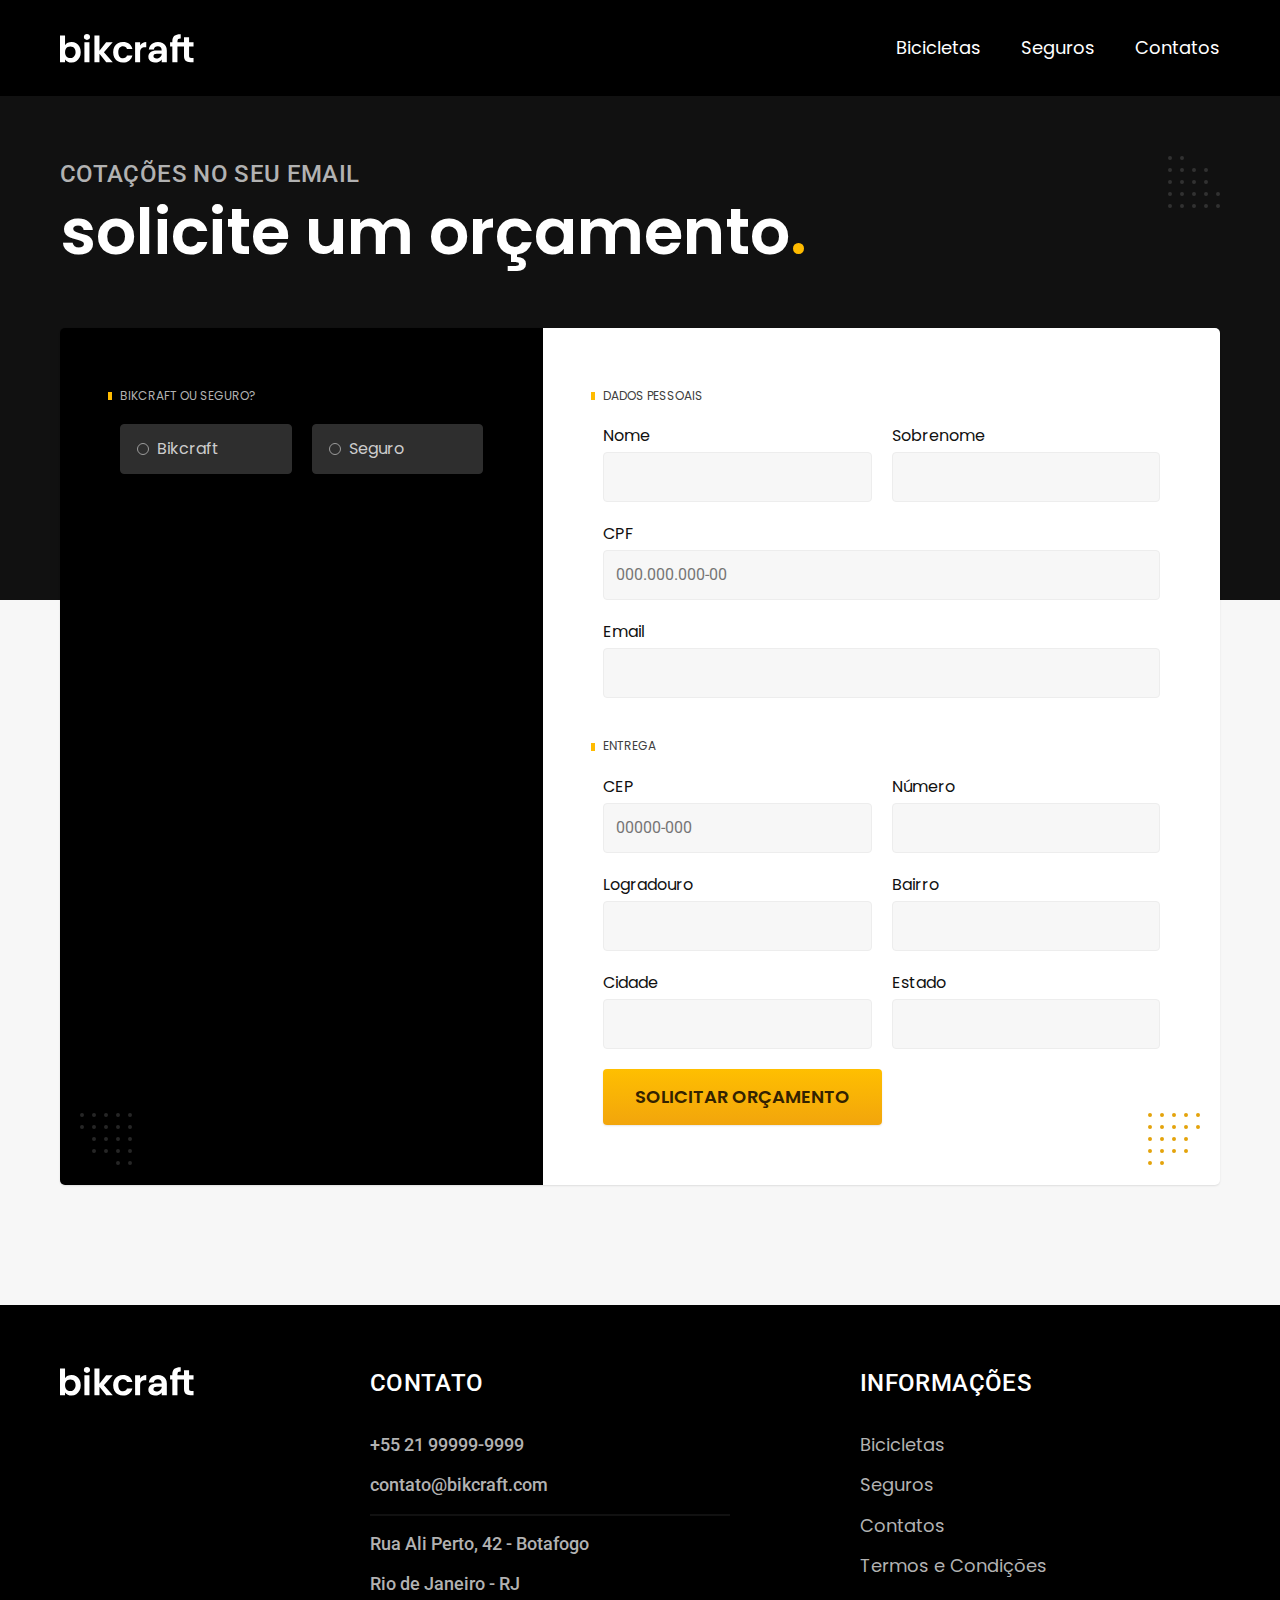
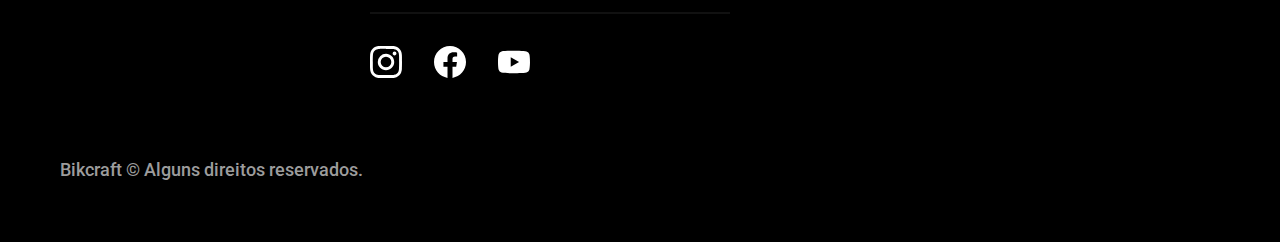
<file: orcamento.html>
<!DOCTYPE html>
<html lang="pt-br">
  <head>
    <meta charset="UTF-8" />
    <meta name="viewport" content="width=device-width, initial-scale=1.0" />
    <title>Orçamento | Bikcraft</title>
    <meta name="description" content="Contato" />

    <link rel="icon" href="../favicon.svg" type="image/svg+xml" />
    <link rel="preload" href="./css/style.min.css" as="style" />
    <link rel="stylesheet" href="./css/style.min.css" />

    <link rel="preconnect" href="https://fonts.googleapis.com" />
    <link rel="preconnect" href="https://fonts.gstatic.com" crossorigin />
    <link
      href="https://fonts.googleapis.com/css2?family=Merriweather:ital,wght@1,900&family=Poppins:wght@400;600&family=Roboto:wght@400;500&display=swap"
      rel="stylesheet"
    />

    <script>
      document.documentElement.classList.add("js");
    </script>
  </head>

  <body id="orcamento">
    <header class="header-bg">
      <div class="header container">
        <a href="./"><img src="./img/bikcraft.svg" alt="bikcraft" /></a>

        <nav aria-label="primaria">
          <ul class="header-menu font-1-m cor-0">
            <li><a href="./bicicletas.html">Bicicletas</a></li>
            <li><a href="./seguros.html">Seguros</a></li>
            <li><a href="./contato.html">Contatos</a></li>
          </ul>
        </nav>
      </div>
    </header>

    <main>
      <!-- -----Conteúdo da página----- -->

      <div class="titulo-bg">
        <!--  -----Título----- -->
        <div class="titulo container">
          <p class="font-2-l-b cor-5">Cotações no seu email</p>
          <h1 class="font-1-xxl cor-0">
            solicite um orçamento<span class="cor-p1">.</span>
          </h1>
        </div>
      </div>
      <!--  -----Final Título----- -->

      <form class="orcamento container" action="./orcamento.html">
        <!-- -----Orcamento-produto----- -->
        <div class="orcamento-produto">
          <!-- -----Orcamento-produto----- -->

          <h2 class="font-1-xs cor-5">Bikcraft ou Seguro?</h2>

          <input type="radio" name="tipo" value="bikcraft" id="bikcraft" />
          <label for="bikcraft">Bikcraft</label>

          <input type="radio" name="tipo" value="seguro" id="seguro" />
          <label for="seguro">Seguro</label>

          <div class="orcamento-conteudo" id="orcamento-bikcraft">
            <!-- -----seletor das bicicletas----- -->
            <h2 class="font-1-xs cor-5">Escolha a sua (BIKCRAFT)</h2>

            <input type="radio" name="produto" value="nimbus" id="nimbus" />
            <label for="nimbus">Nimbus Stark <span>R$ 4999</span></label>
            <div class="orcamento-detalhe">
              <ul class="font-1-s cor-8">
                <li>
                  <img src="./img/icones/eletrica.svg" alt="" /> Motor Elétrico
                </li>
                <li>
                  <img src="./img/icones/carbono.svg" alt="" /> Fibra de Carbono
                </li>
                <li>
                  <img src="./img/icones/velocidade.svg" alt="" /> 50 km/h
                </li>
                <li>
                  <img src="./img/icones/rastreador.svg" alt="" /> Rastreador
                </li>
              </ul>
              <img src="./img/bicicletas/nimbus.jpg" alt="bicicleta petra" />
            </div>

            <input type="radio" name="produto" value="magic" id="magic" />
            <label for="magic">Magic Might <span>R$ 2499</span></label>
            <div class="orcamento-detalhe">
              <ul class="font-1-s cor-8">
                <li>
                  <img src="./img/icones/eletrica.svg" alt="" /> Motor Elétrico
                </li>
                <li>
                  <img src="./img/icones/carbono.svg" alt="" /> Fibra de Carbono
                </li>
                <li>
                  <img src="./img/icones/velocidade.svg" alt="" /> 45 km/h
                </li>
                <li>
                  <img src="./img/icones/rastreador.svg" alt="" /> Rastreador
                </li>
              </ul>
              <img src="./img/bicicletas/magic.jpg" alt="bicicleta petra" />
            </div>

            <input type="radio" name="produto" value="nebula" id="nebula" />
            <label for="nebula">Nebula Cosmic <span>R$ 3999</span></label>
            <div class="orcamento-detalhe">
              <ul class="font-1-s cor-8">
                <li>
                  <img src="./img/icones/eletrica.svg" alt="" /> Motor Elétrico
                </li>
                <li>
                  <img src="./img/icones/carbono.svg" alt="" /> Fibra de Carbono
                </li>
                <li>
                  <img src="./img/icones/velocidade.svg" alt="" /> 40 km/h
                </li>
                <li>
                  <img src="./img/icones/rastreador.svg" alt="" /> Rastreador
                </li>
              </ul>
              <img src="./img/bicicletas/nebula.jpg" alt="bicicleta branca" />
            </div>
          </div>

          <div class="orcamento-conteudo" id="orcamento-seguro">
            <!-- -----seletor dos planos----- -->
            <h2 class="font-1-xs cor-5">Escolha o plano</h2>

            <input type="radio" name="produto" value="prata" id="prata" />
            <label for="prata">Prata <span>R$ 199</span></label>
            <input type="radio" name="produto" value="ouro" id="ouro" />
            <label for="ouro">Ouro <span>R$ 299</span></label>
          </div>
        </div>

        <div class="orcamento-dados form">
          <!-- -----Orcamento-dados----- -->
          <h2 class="font-1-xs cor-9 col-2">dados pessoais</h2>
          <div>
            <label for="nome">Nome</label>
            <input type="text" id="nome" name="nome" />
          </div>
          <div>
            <label for="sobrenome">Sobrenome</label>
            <input type="text" id="sobrenome" name="sobrenome" />
          </div>
          <div class="col-2">
            <label for="cpf">CPF</label>
            <input
              type="text"
              id="cpf"
              name="cpf"
              placeholder="000.000.000-00"
            />
          </div>
          <div class="col-2">
            <label for="email">Email</label>
            <input type="email" id="email" name="email" />
          </div>

          <h2 class="font-1-xs cor-9 col-2">entrega</h2>
          <div>
            <label for="cep">CEP</label>
            <input type="text" id="cep" name="cep" placeholder="00000-000" />
          </div>
          <div>
            <label for="numero">Número</label>
            <input type="text" id="numero" name="numero" />
          </div>
          <div>
            <label for="logradouro">Logradouro</label>
            <input type="text" id="logradouro" name="logradouro" />
          </div>
          <div>
            <label for="bairro">Bairro</label>
            <input type="text" id="bairro" name="bairro" />
          </div>
          <div>
            <label for="cidade">Cidade</label>
            <input type="text" id="cidade" name="cidade" />
          </div>
          <div>
            <label for="estado">Estado</label>
            <input type="text" id="estado" name="estado" />
          </div>
          <button class="botao col-2">Solicitar Orçamento</button>
        </div>
      </form>
    </main>

    <footer class="footer-bg">
      <div class="footer container">
        <img src="./img/bikcraft.svg" alt="Bikcraft" />
        <div class="footer-contato">
          <h3 class="font-2-l-b cor-0">Contato</h3>
          <ul class="font-2-m cor-5">
            <li><a href="tel:+552199999999">+55 21 99999-9999</a></li>
            <li>
              <a href="mailto:contato@bikcraft.com">contato@bikcraft.com</a>
            </li>
            <li>Rua Ali Perto, 42 - Botafogo</li>
            <li>Rio de Janeiro - RJ</li>
          </ul>
          <div class="footer-redes">
            <a href="./">
              <img src="./img/redes/instagram.svg" alt="Instagram" />
            </a>
            <a href="./">
              <img src="./img/redes/facebook.svg" alt="Facebook" />
            </a>
            <a href="./">
              <img src="./img/redes/youtube.svg" alt="Youtube" />
            </a>
          </div>
        </div>
        <div class="footer-informacoes">
          <h3 class="font-2-l-b cor-0">Informações</h3>
          <nav>
            <ul class="font-1-m cor-5">
              <li><a href="./bicicletas.html">Bicicletas</a></li>
              <li><a href="./seguros.html">Seguros</a></li>
              <li><a href="./contato.html">Contatos</a></li>
              <li><a href="./termos.html">Termos e Condições</a></li>
            </ul>
          </nav>
        </div>
        <p class="footer-copy font-2-m cor-6">
          Bikcraft © Alguns direitos reservados.
        </p>
      </div>
    </footer>
    <script src="./js/script.js"></script>
  </body>
</html>
</file>
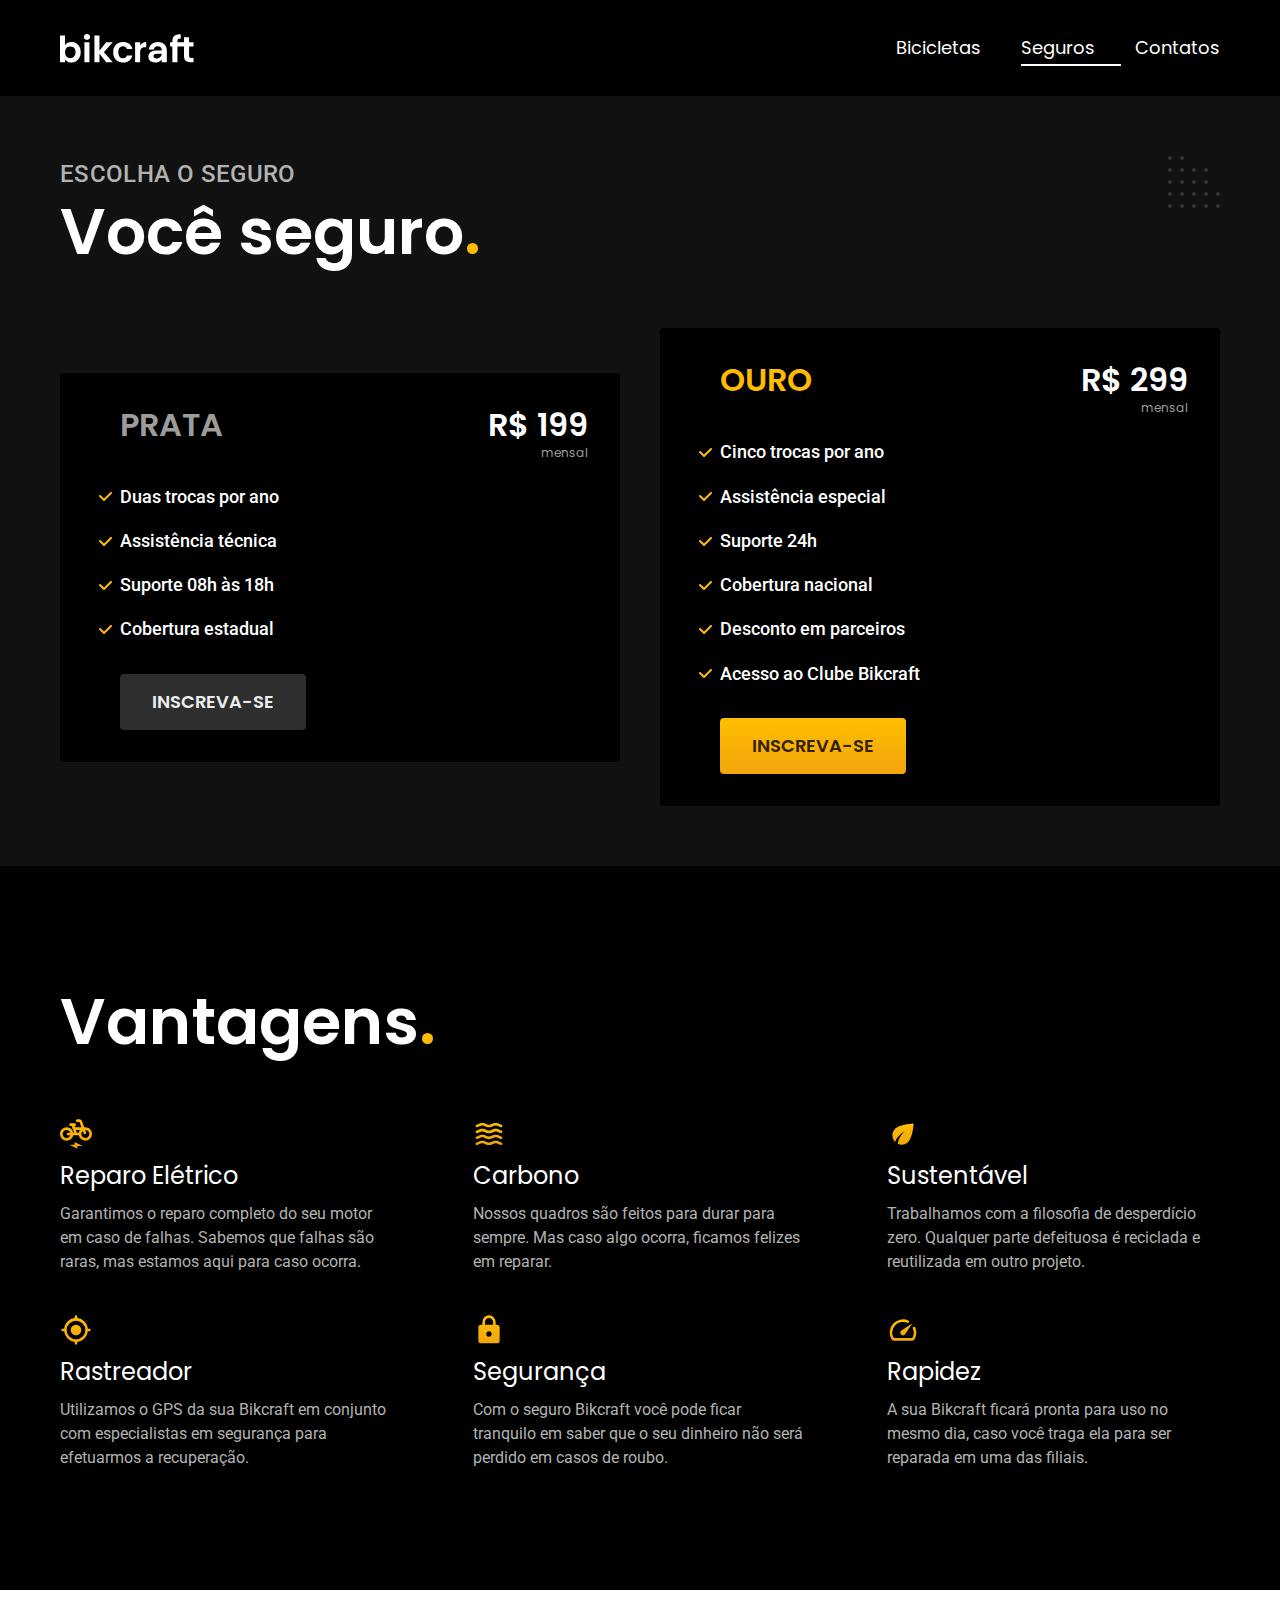
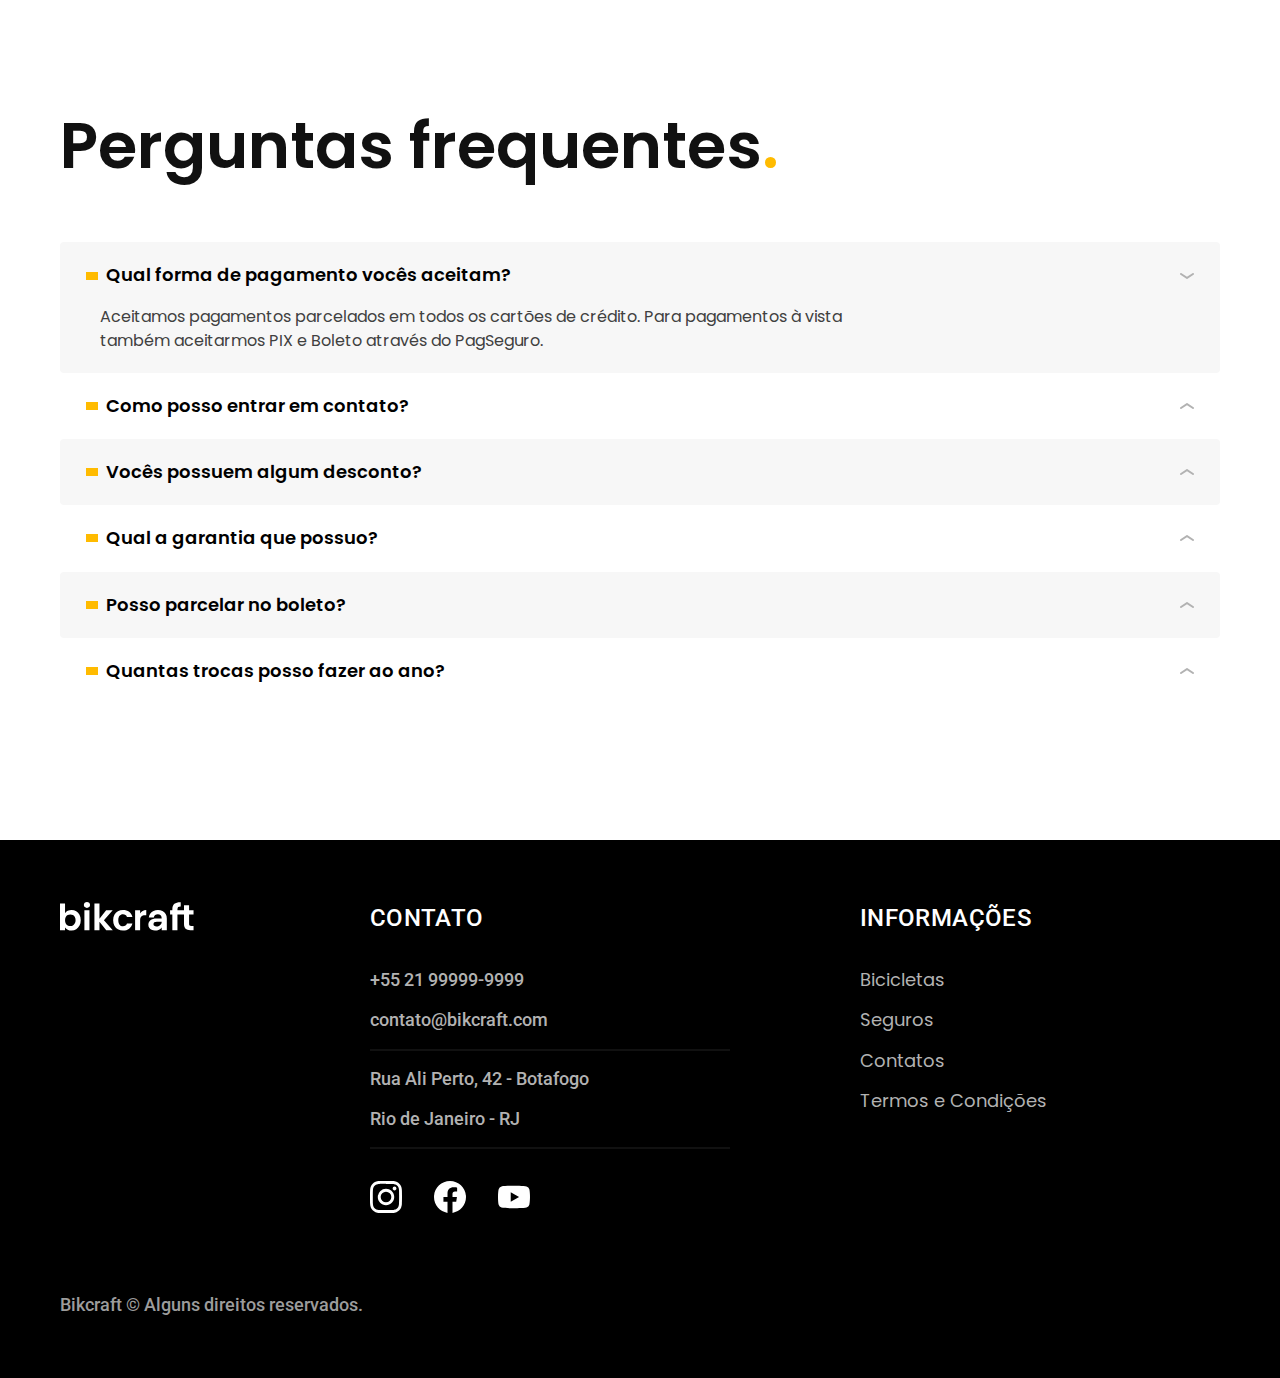
<file: seguros.html>
<!DOCTYPE html>
<html lang="pt-br">
  <head>
    <meta charset="UTF-8" />
    <meta name="viewport" content="width=device-width, initial-scale=1.0" />
    <title>Seguros | Bikcraft</title>
    <meta name="description" content="Seguros" />
    <link rel="icon" href="../favicon.svg" type="image/svg+xml" />
    <link rel="preload" href="./css/style.min.css" as="style" />
    <link rel="stylesheet" href="./css/style.min.css" />
    <link rel="preconnect" href="https://fonts.googleapis.com" />
    <link rel="preconnect" href="https://fonts.gstatic.com" crossorigin />
    <link
      href="https://fonts.googleapis.com/css2?family=Merriweather:ital,wght@1,900&family=Poppins:wght@400;600&family=Roboto:wght@400;500&display=swap"
      rel="stylesheet"
    />

    <script>
      document.documentElement.classList.add("js");
    </script>
  </head>

  <body id="seguros">
    <header class="header-bg">
      <div class="header container">
        <a href="./"><img src="./img/bikcraft.svg" alt="bikcraft" /></a>
        <nav aria-label="primaria">
          <ul class="header-menu font-1-m cor-0">
            <li><a href="./bicicletas.html">Bicicletas</a></li>
            <li><a href="./seguros.html">Seguros</a></li>
            <li><a href="./contato.html">Contatos</a></li>
          </ul>
        </nav>
      </div>
    </header>
    <!--  ----------Conteúdo da página---------- -->
    <main class="seguros-bg">
      <div class="titulo-bg">
        <!--  ----------Título---------- -->
        <div class="titulo container">
          <p class="font-2-l-b cor-5">Escolha o seguro</p>
          <h1 class="font-1-xxl cor-0">
            Você seguro<span class="cor-p1">.</span>
          </h1>
        </div>
      </div>
      <!--  -----Final Título---------- -->
      <div class="seguros container">
        <!--  --------Conteúdo-------- -->
        <div class="seguros-item fadeInLeft" data-anime="200">
          <h3 class="font-1-xl cor-6">PRATA</h3>
          <span class="font-1-xl cor-0"
            >R$ 199 <span class="font-1-xs cor-6">mensal</span></span
          >
          <ul class="font-2-m cor-0">
            <li>Duas trocas por ano</li>
            <li>Assistência técnica</li>
            <li>Suporte 08h às 18h</li>
            <li>Cobertura estadual</li>
          </ul>
          <a
            class="botao secundario"
            href="./orcamento.html?tipo=seguro&produto=prata"
            >Inscreva-se</a
          >
        </div>
        <div class="seguros-item fadeInRigth" data-anime="400">
          <h3 class="font-1-xl cor-p1">OURO</h3>
          <span class="font-1-xl cor-0"
            >R$ 299 <span class="font-1-xs cor-6">mensal</span></span
          >
          <ul class="font-2-m cor-0">
            <li>Cinco trocas por ano</li>
            <li>Assistência especial</li>
            <li>Suporte 24h</li>
            <li>Cobertura nacional</li>
            <li>Desconto em parceiros</li>
            <li>Acesso ao Clube Bikcraft</li>
          </ul>
          <a class="botao" href="./orcamento.html?tipo=seguro&produto=ouro"
            >Inscreva-se</a
          >
        </div>
      </div>
      <!--  --------Final do Conteúdo-------- -->
    </main>
    <article class="vantagens-bg">
      <!--  ------Vantagens do seguro------ -->
      <div class="vantagens container">
        <h2 class="font-1-xxl cor-0">Vantagens<span class="cor-p1">.</span></h2>
        <ul>
          <li>
            <img src="./img/icones/eletrica.svg" alt="" />
            <h3 class="font-1-l cor-0">Reparo Elétrico</h3>
            <p class="font-2-s cor-5">
              Garantimos o reparo completo do seu motor em caso de falhas.
              Sabemos que falhas são raras, mas estamos aqui para caso ocorra.
            </p>
          </li>
          <li>
            <img src="./img/icones/carbono.svg" alt="" />
            <h3 class="font-1-l cor-0">Carbono</h3>
            <p class="font-2-s cor-5">
              Nossos quadros são feitos para durar para sempre. Mas caso algo
              ocorra, ficamos felizes em reparar.
            </p>
          </li>
          <li>
            <img src="./img/icones/sustentavel.svg" alt="" />
            <h3 class="font-1-l cor-0">Sustentável</h3>
            <p class="font-2-s cor-5">
              Trabalhamos com a filosofia de desperdício zero. Qualquer parte
              defeituosa é reciclada e reutilizada em outro projeto.
            </p>
          </li>
          <li>
            <img src="./img/icones/rastreador.svg" alt="" />
            <h3 class="font-1-l cor-0">Rastreador</h3>
            <p class="font-2-s cor-5">
              Utilizamos o GPS da sua Bikcraft em conjunto com especialistas em
              segurança para efetuarmos a recuperação.
            </p>
          </li>
          <li>
            <img src="./img/icones/seguro.svg" alt="" />
            <h3 class="font-1-l cor-0">Segurança</h3>
            <p class="font-2-s cor-5">
              Com o seguro Bikcraft você pode ficar tranquilo em saber que o seu
              dinheiro não será perdido em casos de roubo.
            </p>
          </li>
          <li>
            <img src="./img/icones/velocidade.svg" alt="" />
            <h3 class="font-1-l cor-0">Rapidez</h3>
            <p class="font-2-s cor-5">
              A sua Bikcraft ficará pronta para uso no mesmo dia, caso você
              traga ela para ser reparada em uma das filiais.
            </p>
          </li>
        </ul>
      </div>
    </article>
    <article class="perguntas container">
      <!--  ------Perguntas Frequentes------ -->
      <h2 class="font-1-xxl">
        Perguntas frequentes<span class="cor-p1">.</span>
      </h2>
      <dl>
        <div>
          <dt>
            <button
              class="font-1-m-b"
              aria-controls="pergunta1"
              aria-expanded="true"
            >
              Qual forma de pagamento vocês aceitam?
            </button>
          </dt>
          <dd id="pergunta1" class="font-1-s cor-9 ativa">
            Aceitamos pagamentos parcelados em todos os cartões de crédito. Para
            pagamentos à vista também aceitarmos PIX e Boleto através do
            PagSeguro.
          </dd>
        </div>
        <div>
          <dt>
            <button
              class="font-1-m-b"
              aria-controls="pergunta2"
              aria-expanded="false"
            >
              Como posso entrar em contato?
            </button>
          </dt>
          <dd id="pergunta2" class="font-1-s cor-9">
            Aceitamos pagamentos parcelados em todos os cartões de crédito. Para
            pagamentos à vista também aceitarmos PIX e Boleto através do
            PagSeguro.
          </dd>
        </div>
        <div>
          <dt>
            <button
              class="font-1-m-b"
              aria-controls="pergunta3"
              aria-expanded="false"
            >
              Vocês possuem algum desconto?
            </button>
          </dt>
          <dd id="pergunta3" class="font-1-s cor-9">
            Aceitamos pagamentos parcelados em todos os cartões de crédito. Para
            pagamentos à vista também aceitarmos PIX e Boleto através do
            PagSeguro.
          </dd>
        </div>
        <div>
          <dt>
            <button
              class="font-1-m-b"
              aria-controls="pergunta4"
              aria-expanded="false"
            >
              Qual a garantia que possuo?
            </button>
          </dt>
          <dd id="pergunta4" class="font-1-s cor-9">
            Aceitamos pagamentos parcelados em todos os cartões de crédito. Para
            pagamentos à vista também aceitarmos PIX e Boleto através do
            PagSeguro.
          </dd>
        </div>
        <div>
          <dt>
            <button
              class="font-1-m-b"
              aria-controls="pergunta5"
              aria-expanded="false"
            >
              Posso parcelar no boleto?
            </button>
          </dt>
          <dd id="pergunta5" class="font-1-s cor-9">
            Aceitamos pagamentos parcelados em todos os cartões de crédito. Para
            pagamentos à vista também aceitarmos PIX e Boleto através do
            PagSeguro.
          </dd>
        </div>
        <div>
          <dt>
            <button
              class="font-1-m-b"
              aria-controls="pergunta6"
              aria-expanded="false"
            >
              Quantas trocas posso fazer ao ano?
            </button>
          </dt>
          <dd id="pergunta6" class="font-1-s cor-9">
            Aceitamos pagamentos parcelados em todos os cartões de crédito. Para
            pagamentos à vista também aceitarmos PIX e Boleto através do
            PagSeguro.
          </dd>
        </div>
      </dl>
    </article>
    <!--  ---------- final do  Conteúdo da página---------- -->
    <footer class="footer-bg">
      <div class="footer container">
        <img src="./img/bikcraft.svg" alt="Bikcraft" />
        <div class="footer-contato">
          <h3 class="font-2-l-b cor-0">Contato</h3>
          <ul class="font-2-m cor-5">
            <li><a href="tel:+552199999999">+55 21 99999-9999</a></li>
            <li>
              <a href="mailto:contato@bikcraft.com">contato@bikcraft.com</a>
            </li>
            <li>Rua Ali Perto, 42 - Botafogo</li>
            <li>Rio de Janeiro - RJ</li>
          </ul>
          <div class="footer-redes">
            <a href="./">
              <img src="./img/redes/instagram.svg" alt="Instagram" />
            </a>
            <a href="./">
              <img src="./img/redes/facebook.svg" alt="Facebook" />
            </a>
            <a href="./">
              <img src="./img/redes/youtube.svg" alt="Youtube" />
            </a>
          </div>
        </div>
        <div class="footer-informacoes">
          <h3 class="font-2-l-b cor-0">Informações</h3>
          <nav>
            <ul class="font-1-m cor-5">
              <li><a href="./bicicletas.html">Bicicletas</a></li>
              <li><a href="./seguros.html">Seguros</a></li>
              <li><a href="./contato.html">Contatos</a></li>
              <li><a href="./termos.html">Termos e Condições</a></li>
            </ul>
          </nav>
        </div>
        <p class="footer-copy font-2-m cor-6">
          Bikcraft © Alguns direitos reservados.
        </p>
      </div>
    </footer>
    <script src="./js/plugins/simple-anime.js"></script>
    <script src="./js/script.js"></script>
  </body>
</html>
</file>
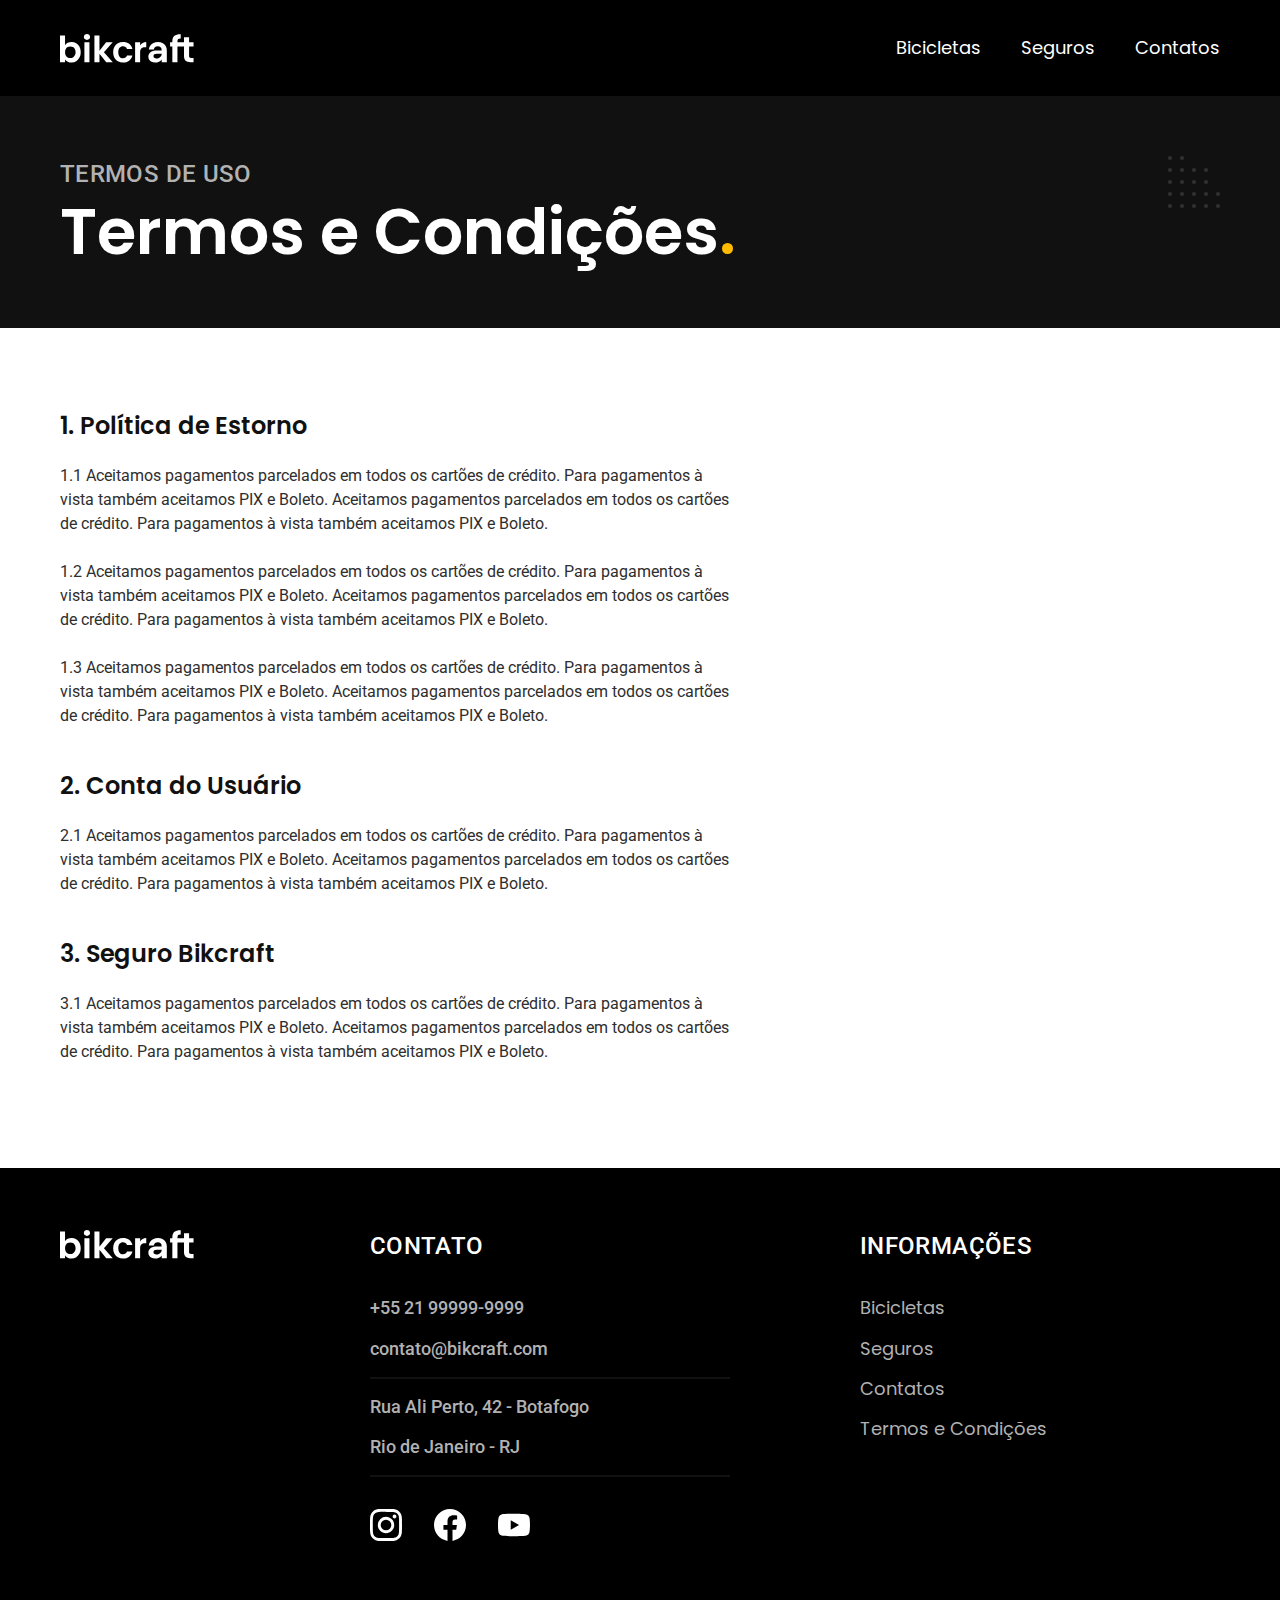
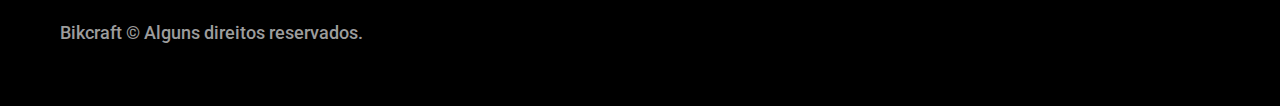
<file: termos.html>
<!DOCTYPE html>
<html lang="pt-br">
  <head>
    <meta charset="UTF-8" />
    <meta name="viewport" content="width=device-width, initial-scale=1.0" />
    <title>Termos e Condições | Bikcraft</title>
    <meta name="description" content="Termos e condições." />

    <link rel="icon" href="../favicon.svg" type="image/svg+xml" />
    <link rel="preload" href="./css/style.min.css" as="style" />
    <link rel="stylesheet" href="./css/style.min.css" />

    <link rel="preconnect" href="https://fonts.googleapis.com" />
    <link rel="preconnect" href="https://fonts.gstatic.com" crossorigin />
    <link
      href="https://fonts.googleapis.com/css2?family=Merriweather:ital,wght@1,900&family=Poppins:wght@400;600&family=Roboto:wght@400;500&display=swap"
      rel="stylesheet"
    />

    <script>
      document.documentElement.classList.add("js");
    </script>
  </head>

  <body id="termos">
    <header class="header-bg">
      <div class="header container">
        <a href="./"><img src="./img/bikcraft.svg" alt="bikcraft" /></a>

        <nav aria-label="primaria">
          <ul class="header-menu font-1-m cor-0">
            <li><a href="./bicicletas.html">Bicicletas</a></li>
            <li><a href="./seguros.html">Seguros</a></li>
            <li><a href="./contato.html">Contatos</a></li>
          </ul>
        </nav>
      </div>
    </header>

    <!--  ----------Conteúdo da página---------- -->

    <main>
      <!--  ----------Título---------- -->
      <div class="titulo-bg">
        <div class="titulo container">
          <p class="font-2-l-b cor-5">Termos de uso</p>
          <h1 class="font-1-xxl cor-0">
            Termos e Condições<span class="cor-p1">.</span>
          </h1>
        </div>
      </div>
      <!--  -----Final Título---------- -->

      <div class="termos font-2-s cor-10 container">
        <h2 class="font-1-l cor-11">1. Política de Estorno</h2>
        <p>
          1.1 Aceitamos pagamentos parcelados em todos os cartões de crédito.
          Para pagamentos à vista também aceitamos PIX e Boleto. Aceitamos
          pagamentos parcelados em todos os cartões de crédito. Para pagamentos
          à vista também aceitamos PIX e Boleto.
        </p>
        <p>
          1.2 Aceitamos pagamentos parcelados em todos os cartões de crédito.
          Para pagamentos à vista também aceitamos PIX e Boleto. Aceitamos
          pagamentos parcelados em todos os cartões de crédito. Para pagamentos
          à vista também aceitamos PIX e Boleto.
        </p>
        <p>
          1.3 Aceitamos pagamentos parcelados em todos os cartões de crédito.
          Para pagamentos à vista também aceitamos PIX e Boleto. Aceitamos
          pagamentos parcelados em todos os cartões de crédito. Para pagamentos
          à vista também aceitamos PIX e Boleto.
        </p>

        <h2 class="font-1-l cor-11">2. Conta do Usuário</h2>
        <p>
          2.1 Aceitamos pagamentos parcelados em todos os cartões de crédito.
          Para pagamentos à vista também aceitamos PIX e Boleto. Aceitamos
          pagamentos parcelados em todos os cartões de crédito. Para pagamentos
          à vista também aceitamos PIX e Boleto.
        </p>

        <h2 class="font-1-l cor-11">3. Seguro Bikcraft</h2>
        <p>
          3.1 Aceitamos pagamentos parcelados em todos os cartões de crédito.
          Para pagamentos à vista também aceitamos PIX e Boleto. Aceitamos
          pagamentos parcelados em todos os cartões de crédito. Para pagamentos
          à vista também aceitamos PIX e Boleto.
        </p>
      </div>
    </main>

    <!--  ---------- final do  Conteúdo da página---------- -->

    <footer class="footer-bg">
      <div class="footer container">
        <img src="./img/bikcraft.svg" alt="Bikcraft" />
        <div class="footer-contato">
          <h3 class="font-2-l-b cor-0">Contato</h3>
          <ul class="font-2-m cor-5">
            <li><a href="tel:+552199999999">+55 21 99999-9999</a></li>
            <li>
              <a href="mailto:contato@bikcraft.com">contato@bikcraft.com</a>
            </li>
            <li>Rua Ali Perto, 42 - Botafogo</li>
            <li>Rio de Janeiro - RJ</li>
          </ul>
          <div class="footer-redes">
            <a href="./">
              <img src="./img/redes/instagram.svg" alt="Instagram" />
            </a>
            <a href="./">
              <img src="./img/redes/facebook.svg" alt="Facebook" />
            </a>
            <a href="./">
              <img src="./img/redes/youtube.svg" alt="Youtube" />
            </a>
          </div>
        </div>
        <div class="footer-informacoes">
          <h3 class="font-2-l-b cor-0">Informações</h3>
          <nav>
            <ul class="font-1-m cor-5">
              <li><a href="./bicicletas.html">Bicicletas</a></li>
              <li><a href="./seguros.html">Seguros</a></li>
              <li><a href="./contato.html">Contatos</a></li>
              <li><a href="./termos.html">Termos e Condições</a></li>
            </ul>
          </nav>
        </div>
        <p class="footer-copy font-2-m cor-6">
          Bikcraft © Alguns direitos reservados.
        </p>
      </div>
    </footer>
    <script src="./js/script.js"></script>
  </body>
</html>
</file>
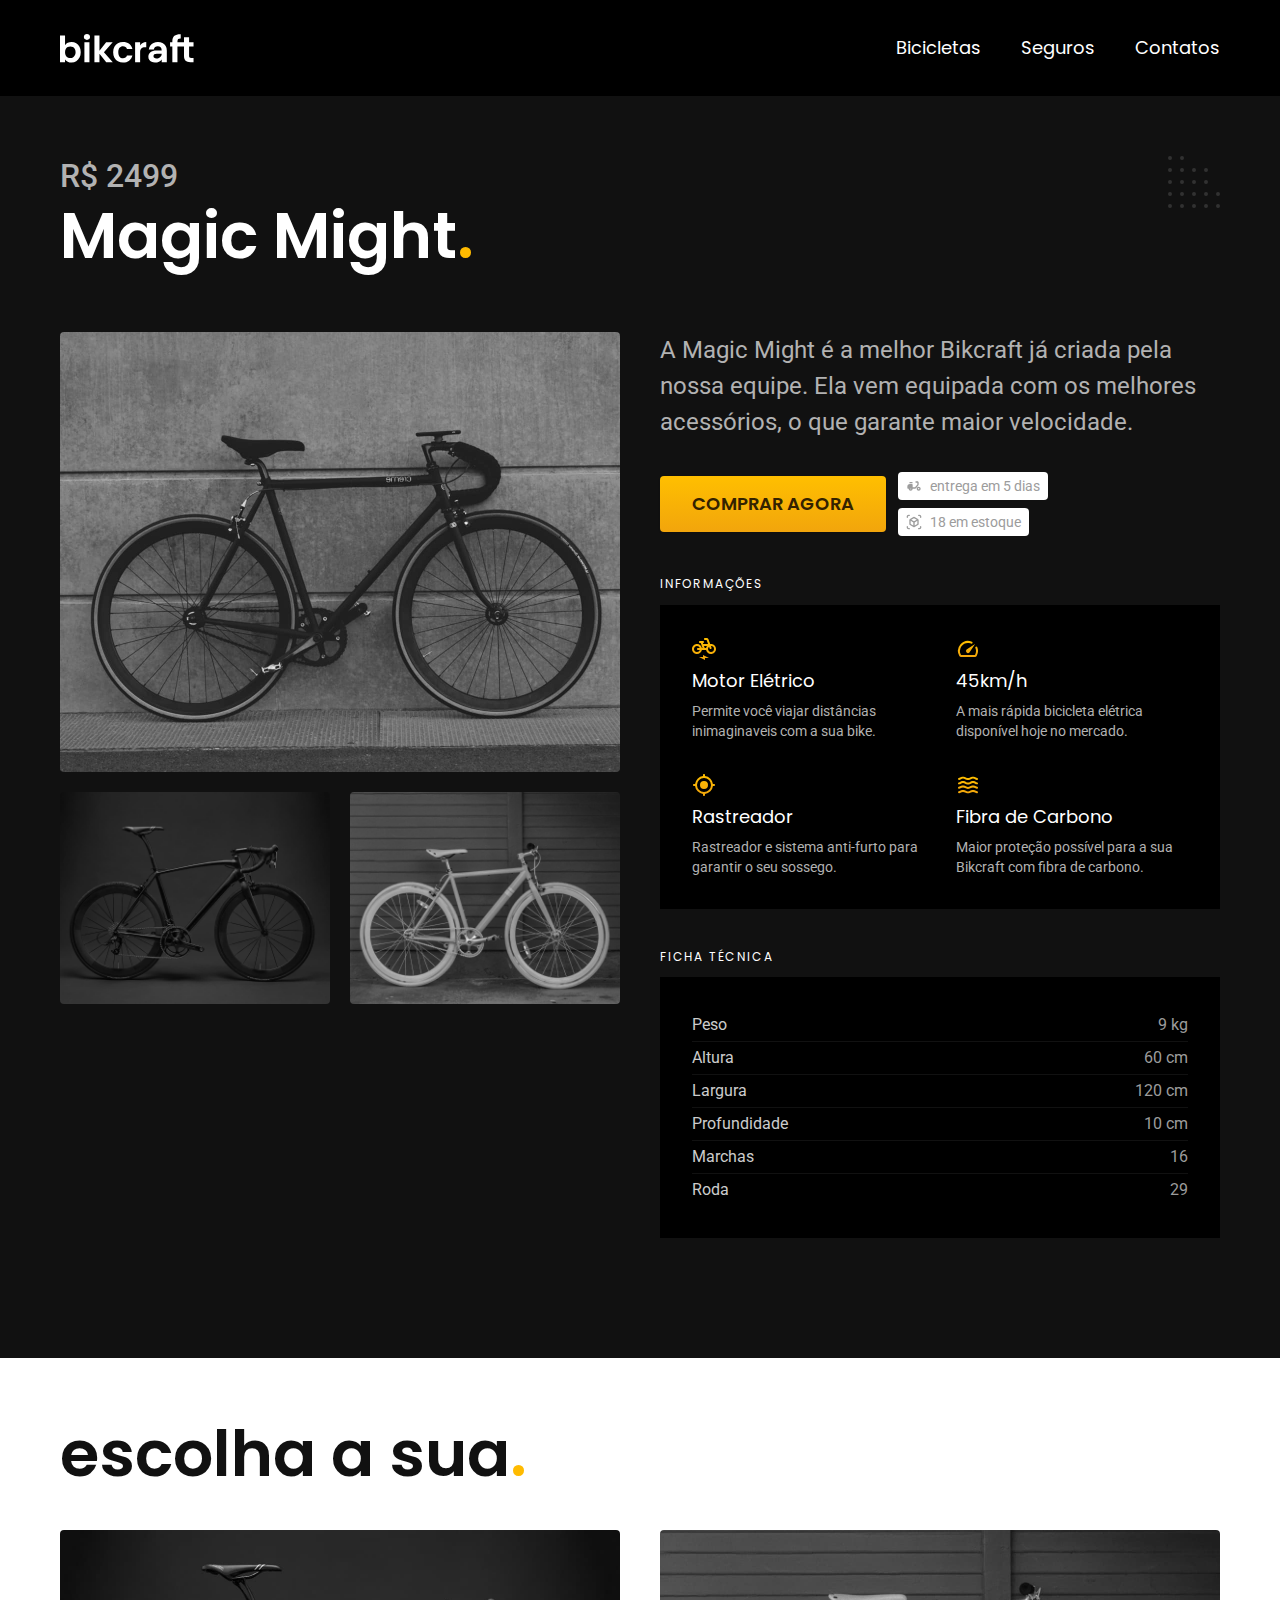
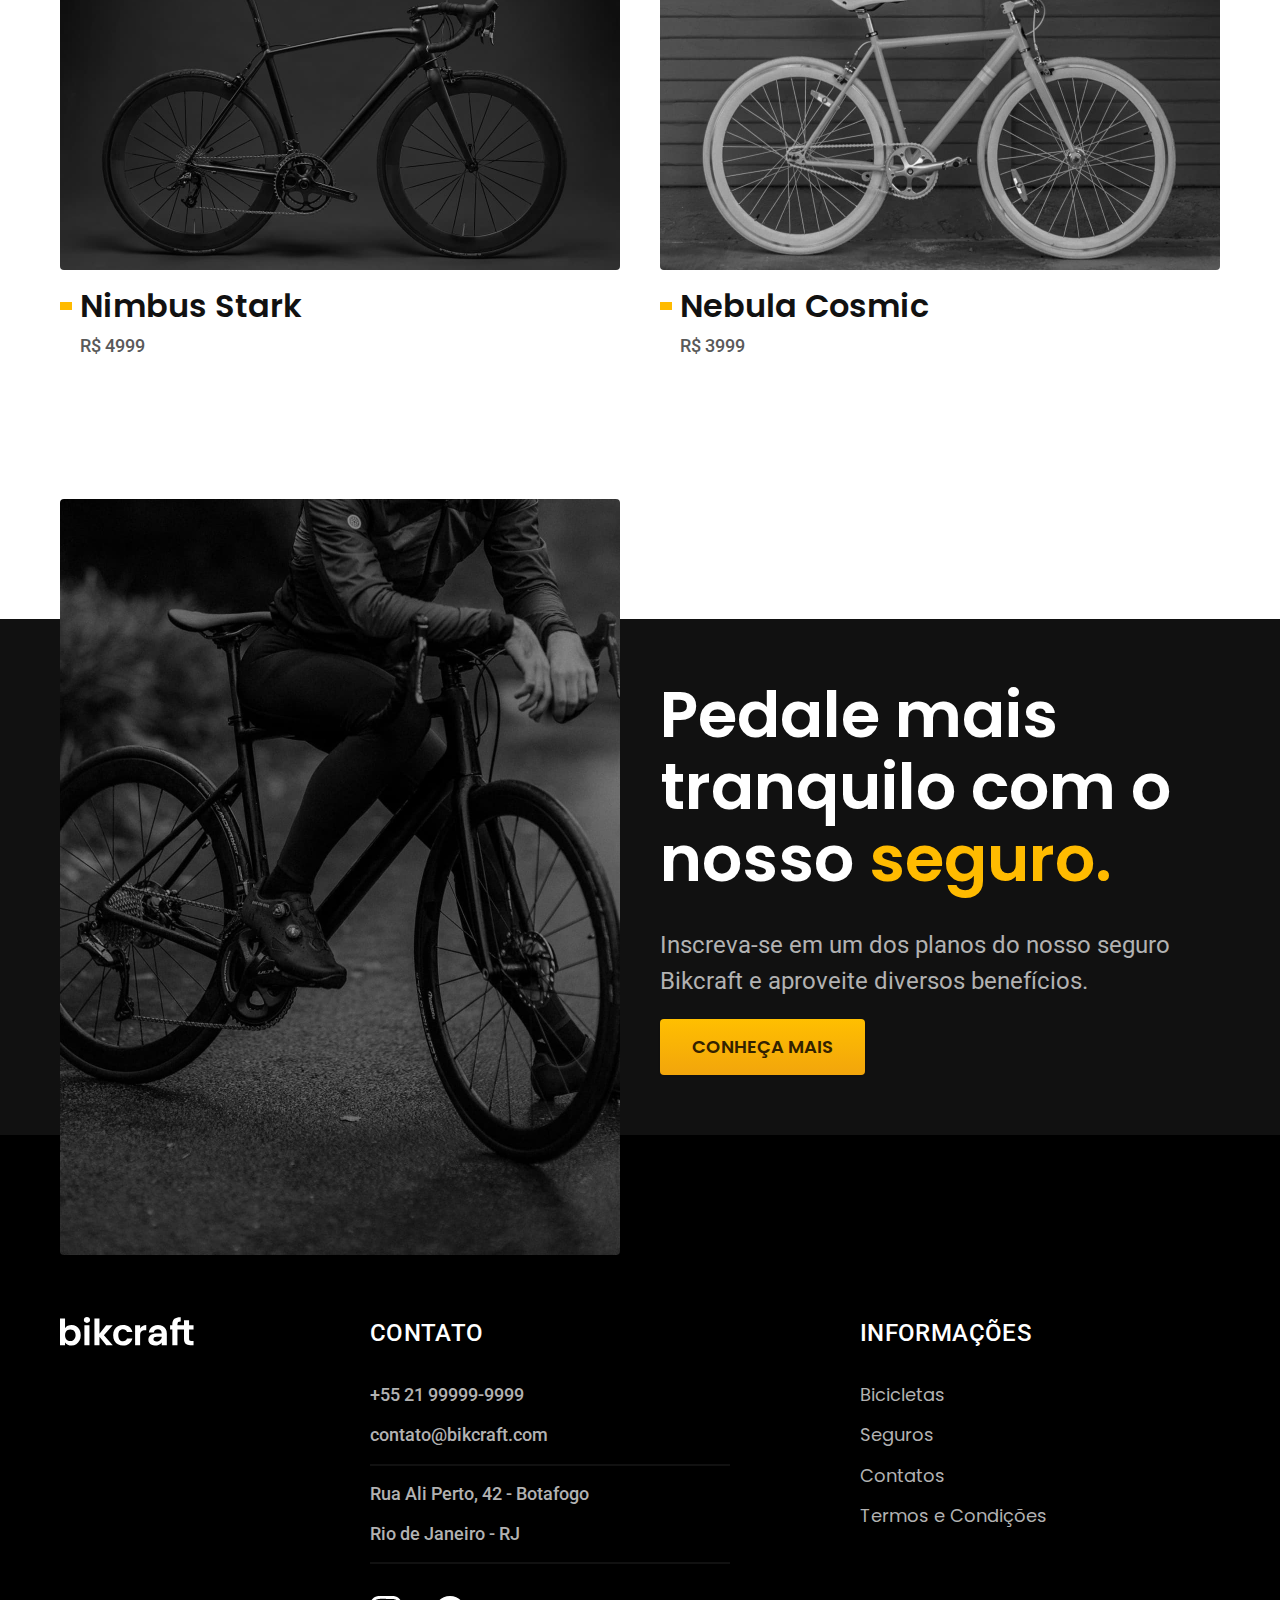
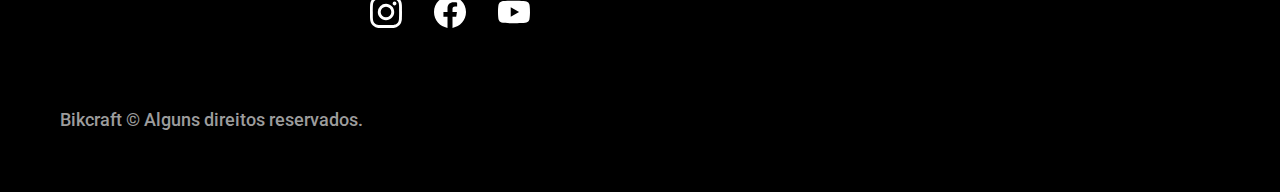
<file: bicicletas/magic.html>
<!DOCTYPE html>
<html lang="pt-br">
  <head>
    <meta charset="UTF-8" />
    <meta name="viewport" content="width=device-width, initial-scale=1.0" />
    <title>Magic | Bikcraft</title>
    <meta name="description" content="Magic" />

    <link rel="icon" href="../favicon.svg" type="image/svg+xml" />
    <link rel="preload" href="../css/style.min.css" as="style" />
    <link rel="stylesheet" href="../css/style.min.css" />

    <link rel="preconnect" href="https://fonts.googleapis.com" />
    <link rel="preconnect" href="https://fonts.gstatic.com" crossorigin />
    <link
      href="https://fonts.googleapis.com/css2?family=Merriweather:ital,wght@1,900&family=Poppins:wght@400;600&family=Roboto:wght@400;500&display=swap"
      rel="stylesheet"
    />
    <script>
      document.documentElement.classList.add("js");
    </script>
  </head>

  <body id="bicicleta">
    <header class="header-bg">
      <div class="header container">
        <a href="../"><img src="../img/bikcraft.svg" alt="bikcraft" /></a>

        <nav aria-label="primaria">
          <ul class="header-menu font-1-m cor-0">
            <li><a href="../bicicletas.html">Bicicletas</a></li>
            <li><a href="../seguros.html">Seguros</a></li>
            <li><a href="../contato.html">Contatos</a></li>
          </ul>
        </nav>
      </div>
    </header>

    <main class="titulo-bg">
      <!-- -----Conteúdo da página----- -->
      <div>
        <!-- ----------Título---------- -->
        <div class="titulo container">
          <p class="font-2-xl cor-5">R$ 2499</p>
          <h1 class="font-1-xxl cor-0">
            Magic Might<span class="cor-p1">.</span>
          </h1>
        </div>
      </div>
      <!-- -----Final Título---------- -->

      <div class="bicicleta container">
        <!-- -----Nimbus conteudo da pagina----- -->
        <div class="bicicleta-imagens">
          <img src="../img/bicicleta/nimbus2.jpg" alt="" />
          <img src="../img/bicicleta/nimbus1.jpg" alt="" />
          <img src="../img/bicicleta/nimbus3.jpg" alt="" />
        </div>
        <div class="bicicleta-conteudo">
          <p class="font-2-l cor-5">
            A Magic Might é a melhor Bikcraft já criada pela nossa equipe. Ela
            vem equipada com os melhores acessórios, o que garante maior
            velocidade.
          </p>
          <div class="bicicleta-comprar">
            <a
              class="botao"
              href="../orcamento.html?tipo=bikcraft&produto=magic"
              >Comprar Agora</a
            >
            <span class="font-2-xs cor-6"
              ><img src="../img/icones/entrega.svg" alt="" /> entrega em 5
              dias</span
            >
            <span class="font-2-xs cor-6"
              ><img src="../img/icones/estoque.svg" alt="" /> 18 em
              estoque</span
            >
          </div>
          <h2 class="font-1-xs cor-0">Informações</h2>
          <!-- ----Informacoes---- -->
          <ul class="bicicleta-informacoes">
            <li>
              <img src="../img/icones/eletrica.svg" alt="" />
              <h3 class="font-1-m cor-0">Motor Elétrico</h3>
              <p class="font-2-xs cor-5">
                Permite você viajar distâncias inimaginaveis com a sua bike.
              </p>
            </li>
            <li>
              <img src="../img/icones/velocidade.svg" alt="" />
              <h3 class="font-1-m cor-0">45km/h</h3>
              <p class="font-2-xs cor-5">
                A mais rápida bicicleta elétrica disponível hoje no mercado.
              </p>
            </li>
            <li>
              <img src="../img/icones/rastreador.svg" alt="" />
              <h3 class="font-1-m cor-0">Rastreador</h3>
              <p class="font-2-xs cor-5">
                Rastreador e sistema anti-furto para garantir o seu sossego.
              </p>
            </li>
            <li>
              <img src="../img/icones/carbono.svg" alt="" />
              <h3 class="font-1-m cor-0">Fibra de Carbono</h3>
              <p class="font-2-xs cor-5">
                Maior proteção possível para a sua Bikcraft com fibra de
                carbono.
              </p>
            </li>
          </ul>
          <h2 class="font-1-xs cor-0">Ficha Técnica</h2>
          <!-- ----Ficha tecnica---- -->
          <ul class="bicicleta-ficha font-2-s cor-4">
            <li>Peso <span>9 kg</span></li>
            <li>Altura <span>60 cm</span></li>
            <li>Largura <span>120 cm</span></li>
            <li>Profundidade <span>10 cm</span></li>
            <li>Marchas <span>16</span></li>
            <li>Roda <span>29</span></li>
          </ul>
        </div>
      </div>
    </main>
    <!-- -----Final doConteúdo da página----- -->

    <article class="bicicletas-lista container">
      <!-- ----conteudo bicicletas lista---- -->
      <h2 class="font-1-xxl">escolha a sua<span class="cor-p1">.</span></h2>

      <ul>
        <li>
          <a href="./nimbus.html">
            <img src="../img/bicicletas/nimbus.jpg" alt="Bicicleta preta" />
            <h3 class="font-1-xl">Nimbus Stark</h3>
            <span class="font-2-m cor-8">R$ 4999</span>
          </a>
        </li>
        <li>
          <a href="./nebula.html">
            <img src="../img/bicicletas/nebula.jpg" alt="Bicicleta preta" />
            <h3 class="font-1-xl">Nebula Cosmic</h3>
            <span class="font-2-m cor-8">R$ 3999</span>
          </a>
        </li>
      </ul>
    </article>

    <article class="seguro-bg">
      <!-- ----conteudo seguro---- -->
      <div class="seguro container">
        <div class="seguro-imagem">
          <img
            src="../img/fotos/seguros.jpg"
            alt="Pessoa parada em cima de uma bicicleta"
          />
        </div>
        <div class="seguro-conteudo">
          <h2 class="font-1-xxl cor-0">
            Pedale mais tranquilo com o nosso
            <span class="cor-p1">seguro.</span>
          </h2>
          <p class="font-2-l cor-5">
            Inscreva-se em um dos planos do nosso seguro Bikcraft e aproveite
            diversos benefícios.
          </p>
          <a class="botao" href="../seguros.html">Conheça Mais</a>
        </div>
      </div>
    </article>

    <footer class="footer-bg">
      <!-- -----rodape----- -->
      <div class="footer container">
        <img src="../img/bikcraft.svg" alt="Bikcraft" />
        <div class="footer-contato">
          <h3 class="font-2-l-b cor-0">Contato</h3>
          <ul class="font-2-m cor-5">
            <li><a href="tel:+552199999999">+55 21 99999-9999</a></li>
            <li>
              <a href="mailto:contato@bikcraft.com">contato@bikcraft.com</a>
            </li>
            <li>Rua Ali Perto, 42 - Botafogo</li>
            <li>Rio de Janeiro - RJ</li>
          </ul>
          <div class="footer-redes">
            <a href="../">
              <img src="../img/redes/instagram.svg" alt="Instagram" />
            </a>
            <a href="../">
              <img src="../img/redes/facebook.svg" alt="Facebook" />
            </a>
            <a href="../">
              <img src="../img/redes/youtube.svg" alt="Youtube" />
            </a>
          </div>
        </div>
        <div class="footer-informacoes">
          <h3 class="font-2-l-b cor-0">Informações</h3>
          <nav>
            <ul class="font-1-m cor-5">
              <li><a href="../bicicletas.html">Bicicletas</a></li>
              <li><a href="../seguros.html">Seguros</a></li>
              <li><a href="../contato.html">Contatos</a></li>
              <li><a href="../termos.html">Termos e Condições</a></li>
            </ul>
          </nav>
        </div>
        <p class="footer-copy font-2-m cor-6">
          Bikcraft © Alguns direitos reservados.
        </p>
      </div>
    </footer>
    <script src="../js/script.js"></script>
  </body>
</html>
</file>
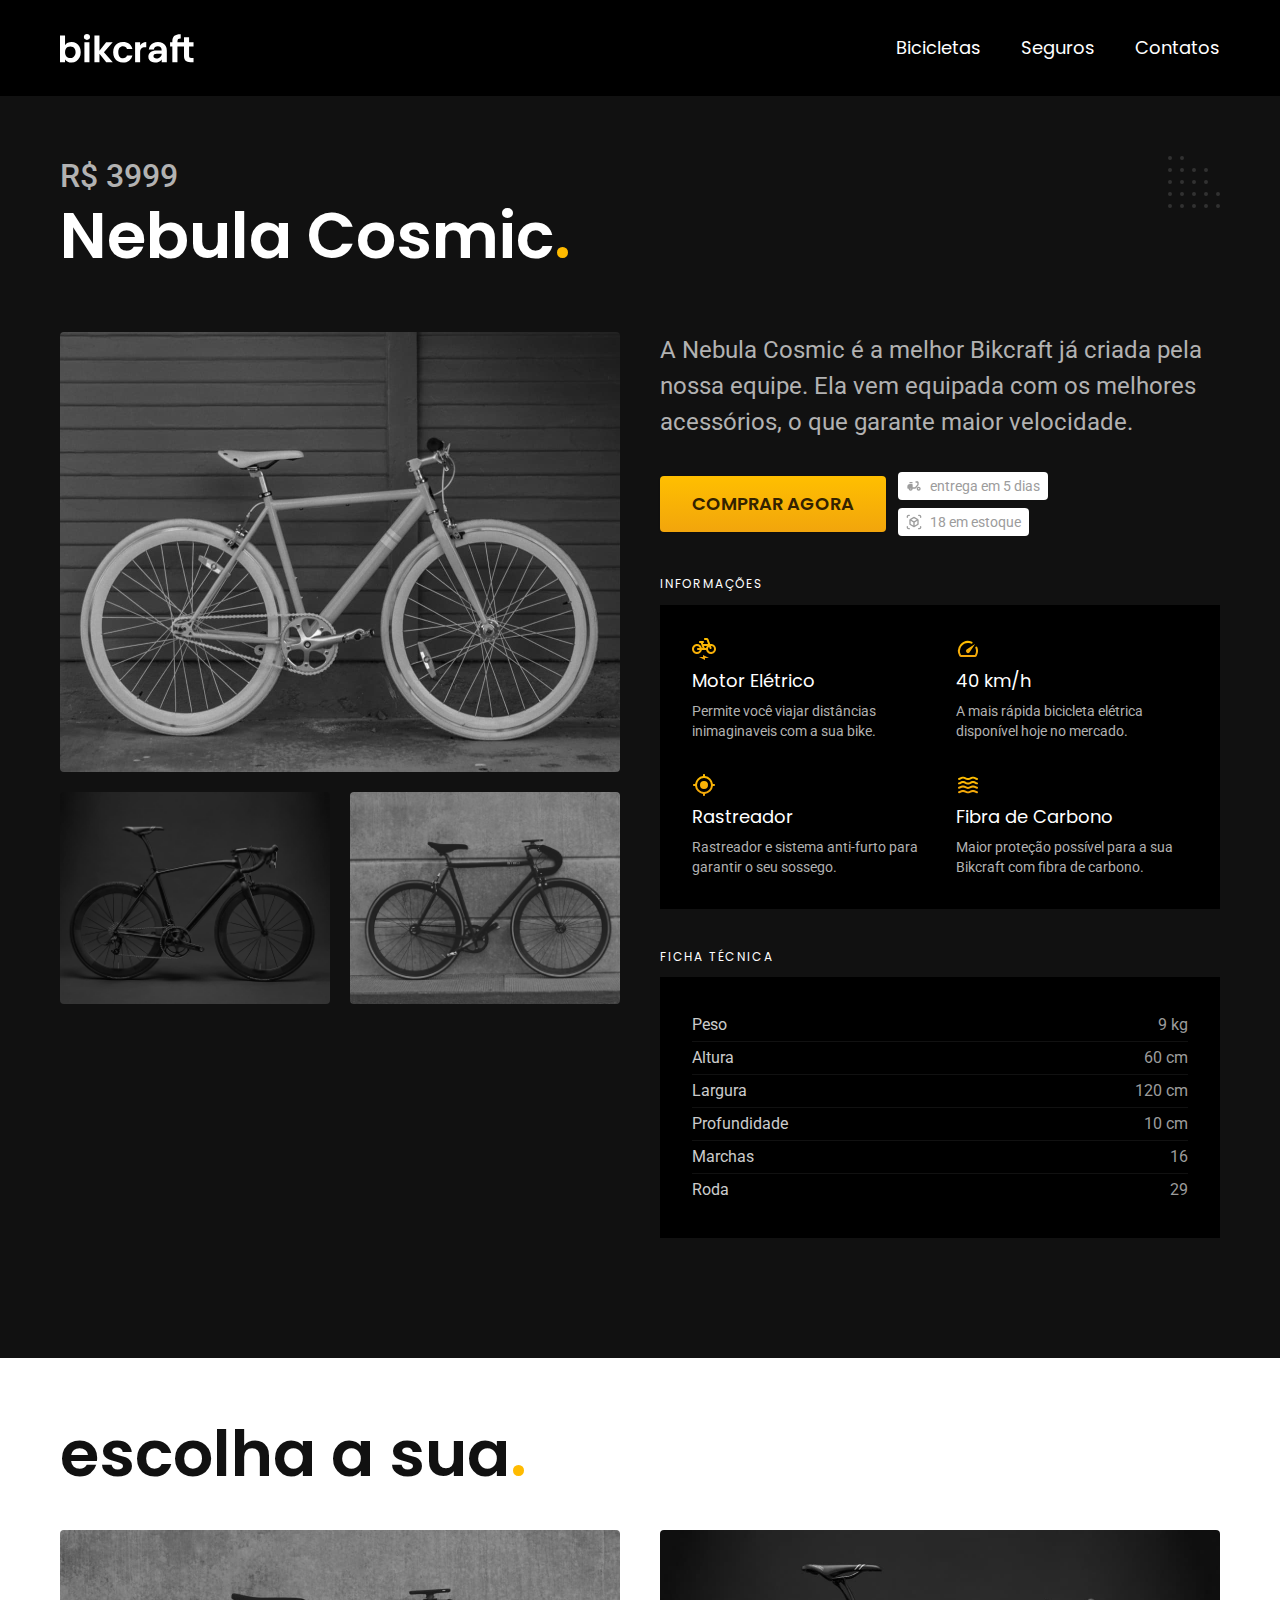
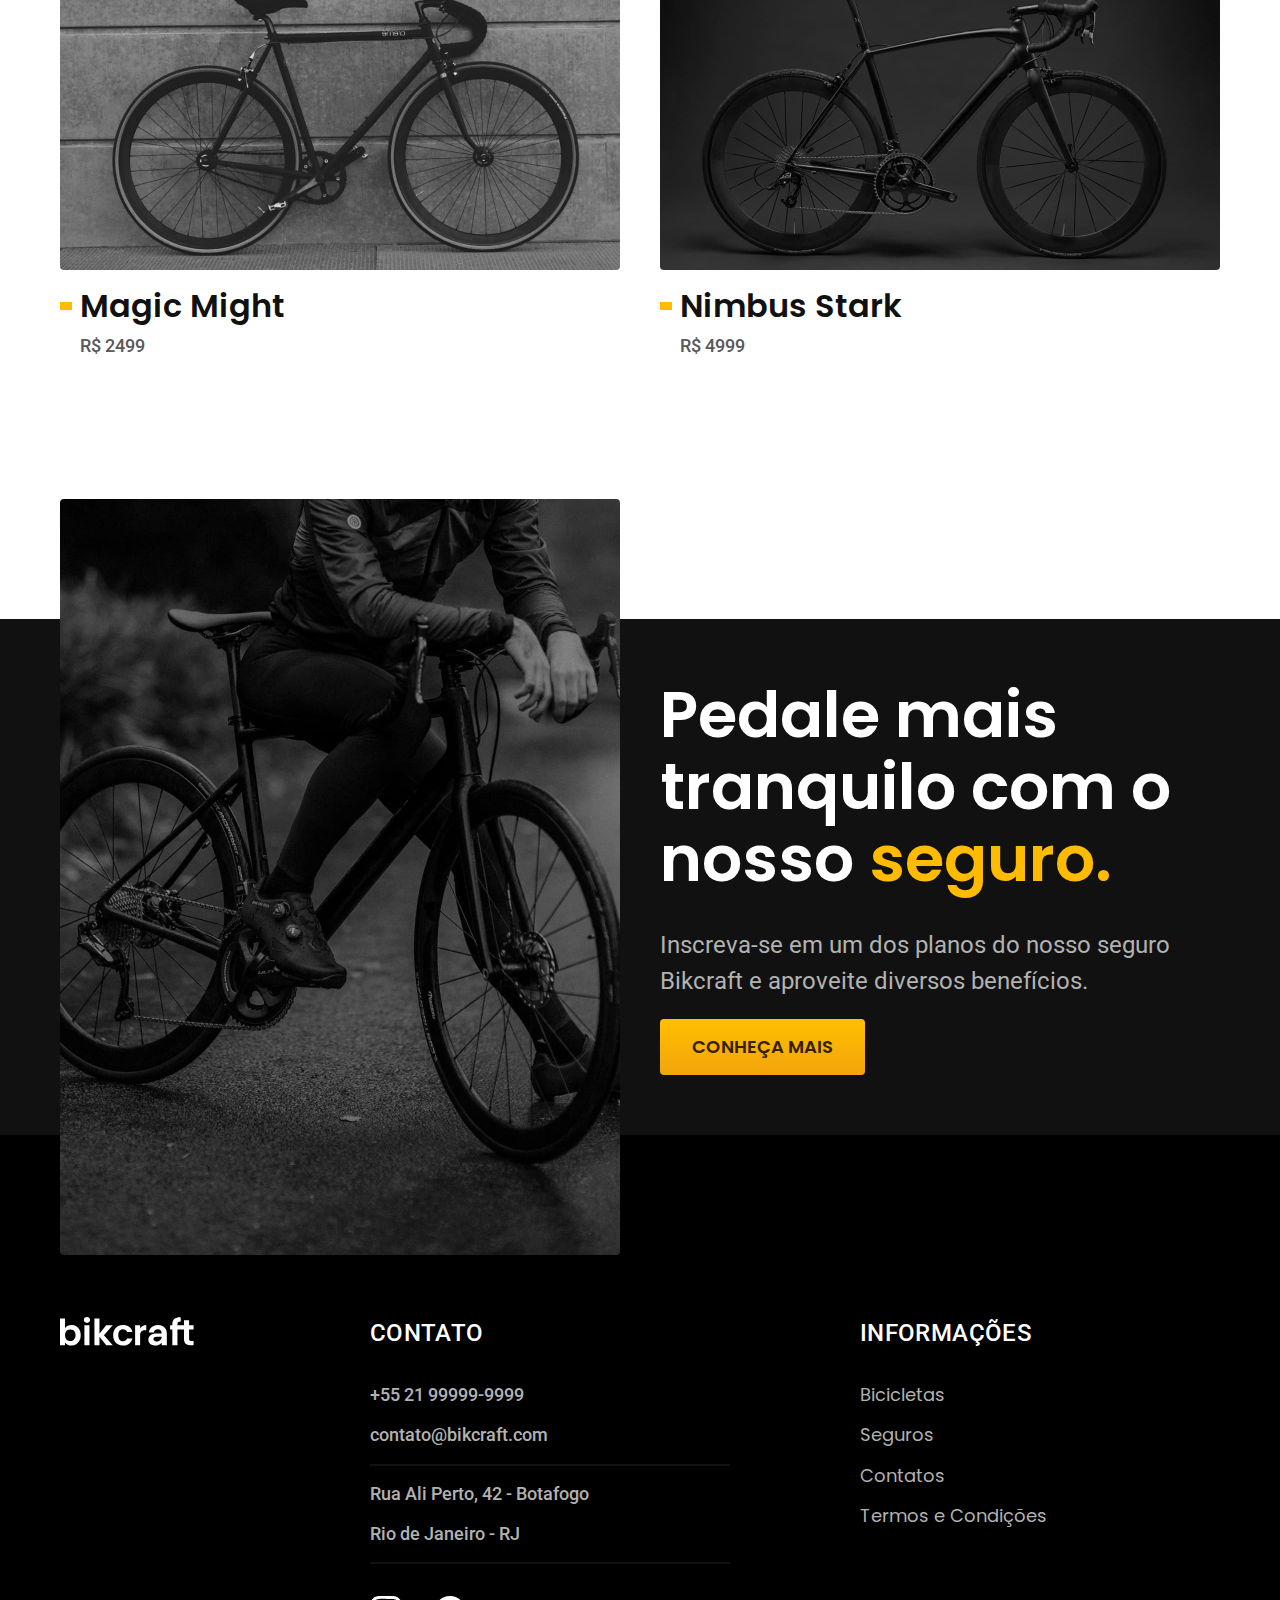
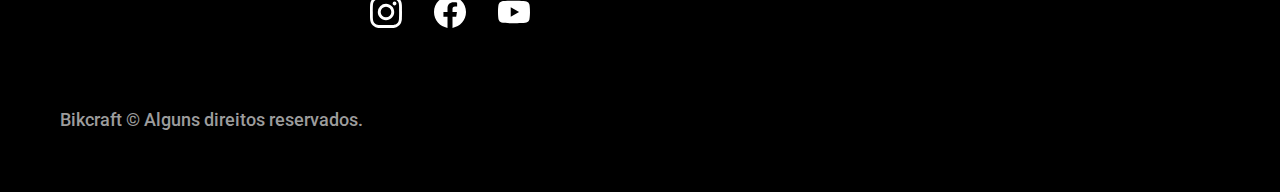
<file: bicicletas/nebula.html>
<!DOCTYPE html>
<html lang="pt-br">
  <head>
    <meta charset="UTF-8" />
    <meta name="viewport" content="width=device-width, initial-scale=1.0" />
    <title>Nebula | Bikcraft</title>
    <meta name="description" content="Nebula" />

    <link rel="icon" href="../favicon.svg" type="image/svg+xml" />
    <link rel="preload" href="../css/style.min.css" as="style" />
    <link rel="stylesheet" href="../css/style.min.css" />

    <link rel="preconnect" href="https://fonts.googleapis.com" />
    <link rel="preconnect" href="https://fonts.gstatic.com" crossorigin />
    <link
      href="https://fonts.googleapis.com/css2?family=Merriweather:ital,wght@1,900&family=Poppins:wght@400;600&family=Roboto:wght@400;500&display=swap"
      rel="stylesheet"
    />
    <script>
      document.documentElement.classList.add("js");
    </script>
  </head>

  <body id="bicicleta">
    <header class="header-bg">
      <div class="header container">
        <a href="../"><img src="../img/bikcraft.svg" alt="bikcraft" /></a>

        <nav aria-label="primaria">
          <ul class="header-menu font-1-m cor-0">
            <li><a href="../bicicletas.html">Bicicletas</a></li>
            <li><a href="../seguros.html">Seguros</a></li>
            <li><a href="../contato.html">Contatos</a></li>
          </ul>
        </nav>
      </div>
    </header>

    <main class="titulo-bg">
      <!-- -----Conteúdo da página----- -->
      <div>
        <!-- ----------Título---------- -->
        <div class="titulo container">
          <p class="font-2-xl cor-5">R$ 3999</p>
          <h1 class="font-1-xxl cor-0">
            Nebula Cosmic<span class="cor-p1">.</span>
          </h1>
        </div>
      </div>
      <!-- -----Final Título---------- -->

      <div class="bicicleta container">
        <!-- -----Nimbus conteudo da pagina----- -->
        <div class="bicicleta-imagens">
          <img src="../img/bicicleta/nimbus3.jpg" alt="" />
          <img src="../img/bicicleta/nimbus1.jpg" alt="" />
          <img src="../img/bicicleta/nimbus2.jpg" alt="" />
        </div>
        <div class="bicicleta-conteudo">
          <p class="font-2-l cor-5">
            A Nebula Cosmic é a melhor Bikcraft já criada pela nossa equipe. Ela
            vem equipada com os melhores acessórios, o que garante maior
            velocidade.
          </p>
          <div class="bicicleta-comprar">
            <a
              class="botao"
              href="../orcamento.html?tipo=bikcraft&produto=nebula"
              >Comprar Agora</a
            >
            <span class="font-2-xs cor-6"
              ><img src="../img/icones/entrega.svg" alt="" /> entrega em 5
              dias</span
            >
            <span class="font-2-xs cor-6"
              ><img src="../img/icones/estoque.svg" alt="" /> 18 em
              estoque</span
            >
          </div>
          <h2 class="font-1-xs cor-0">Informações</h2>
          <!-- ----Informacoes---- -->
          <ul class="bicicleta-informacoes">
            <li>
              <img src="../img/icones/eletrica.svg" alt="" />
              <h3 class="font-1-m cor-0">Motor Elétrico</h3>
              <p class="font-2-xs cor-5">
                Permite você viajar distâncias inimaginaveis com a sua bike.
              </p>
            </li>
            <li>
              <img src="../img/icones/velocidade.svg" alt="" />
              <h3 class="font-1-m cor-0">40 km/h</h3>
              <p class="font-2-xs cor-5">
                A mais rápida bicicleta elétrica disponível hoje no mercado.
              </p>
            </li>
            <li>
              <img src="../img/icones/rastreador.svg" alt="" />
              <h3 class="font-1-m cor-0">Rastreador</h3>
              <p class="font-2-xs cor-5">
                Rastreador e sistema anti-furto para garantir o seu sossego.
              </p>
            </li>
            <li>
              <img src="../img/icones/carbono.svg" alt="" />
              <h3 class="font-1-m cor-0">Fibra de Carbono</h3>
              <p class="font-2-xs cor-5">
                Maior proteção possível para a sua Bikcraft com fibra de
                carbono.
              </p>
            </li>
          </ul>
          <h2 class="font-1-xs cor-0">Ficha Técnica</h2>
          <!-- ----Ficha tecnica---- -->
          <ul class="bicicleta-ficha font-2-s cor-4">
            <li>Peso <span>9 kg</span></li>
            <li>Altura <span>60 cm</span></li>
            <li>Largura <span>120 cm</span></li>
            <li>Profundidade <span>10 cm</span></li>
            <li>Marchas <span>16</span></li>
            <li>Roda <span>29</span></li>
          </ul>
        </div>
      </div>
    </main>
    <!-- -----Final doConteúdo da página----- -->

    <article class="bicicletas-lista container">
      <!-- ----conteudo bicicletas lista---- -->
      <h2 class="font-1-xxl">escolha a sua<span class="cor-p1">.</span></h2>

      <ul>
        <li>
          <a href="./magic.html">
            <img src="../img/bicicletas/magic.jpg" alt="Bicicleta preta" />
            <h3 class="font-1-xl">Magic Might</h3>
            <span class="font-2-m cor-8">R$ 2499</span>
          </a>
        </li>
        <li>
          <a href="./nimbus.html">
            <img src="../img/bicicletas/nimbus.jpg" alt="Bicicleta preta" />
            <h3 class="font-1-xl">Nimbus Stark</h3>
            <span class="font-2-m cor-8">R$ 4999</span>
          </a>
        </li>
      </ul>
    </article>

    <article class="seguro-bg">
      <!-- ----conteudo seguro---- -->
      <div class="seguro container">
        <div class="seguro-imagem">
          <img
            src="../img/fotos/seguros.jpg"
            alt="Pessoa parada em cima de uma bicicleta"
          />
        </div>
        <div class="seguro-conteudo">
          <h2 class="font-1-xxl cor-0">
            Pedale mais tranquilo com o nosso
            <span class="cor-p1">seguro.</span>
          </h2>
          <p class="font-2-l cor-5">
            Inscreva-se em um dos planos do nosso seguro Bikcraft e aproveite
            diversos benefícios.
          </p>
          <a class="botao" href="../seguros.html">Conheça Mais</a>
        </div>
      </div>
    </article>

    <footer class="footer-bg">
      <!-- -----rodape----- -->
      <div class="footer container">
        <img src="../img/bikcraft.svg" alt="Bikcraft" />
        <div class="footer-contato">
          <h3 class="font-2-l-b cor-0">Contato</h3>
          <ul class="font-2-m cor-5">
            <li><a href="tel:+552199999999">+55 21 99999-9999</a></li>
            <li>
              <a href="mailto:contato@bikcraft.com">contato@bikcraft.com</a>
            </li>
            <li>Rua Ali Perto, 42 - Botafogo</li>
            <li>Rio de Janeiro - RJ</li>
          </ul>
          <div class="footer-redes">
            <a href="../">
              <img src="../img/redes/instagram.svg" alt="Instagram" />
            </a>
            <a href="../">
              <img src="../img/redes/facebook.svg" alt="Facebook" />
            </a>
            <a href="../">
              <img src="../img/redes/youtube.svg" alt="Youtube" />
            </a>
          </div>
        </div>
        <div class="footer-informacoes">
          <h3 class="font-2-l-b cor-0">Informações</h3>
          <nav>
            <ul class="font-1-m cor-5">
              <li><a href="../bicicletas.html">Bicicletas</a></li>
              <li><a href="../seguros.html">Seguros</a></li>
              <li><a href="../contato.html">Contatos</a></li>
              <li><a href="../termos.html">Termos e Condições</a></li>
            </ul>
          </nav>
        </div>
        <p class="footer-copy font-2-m cor-6">
          Bikcraft © Alguns direitos reservados.
        </p>
      </div>
    </footer>
    <script src="../js/script.js"></script>
  </body>
</html>
</file>
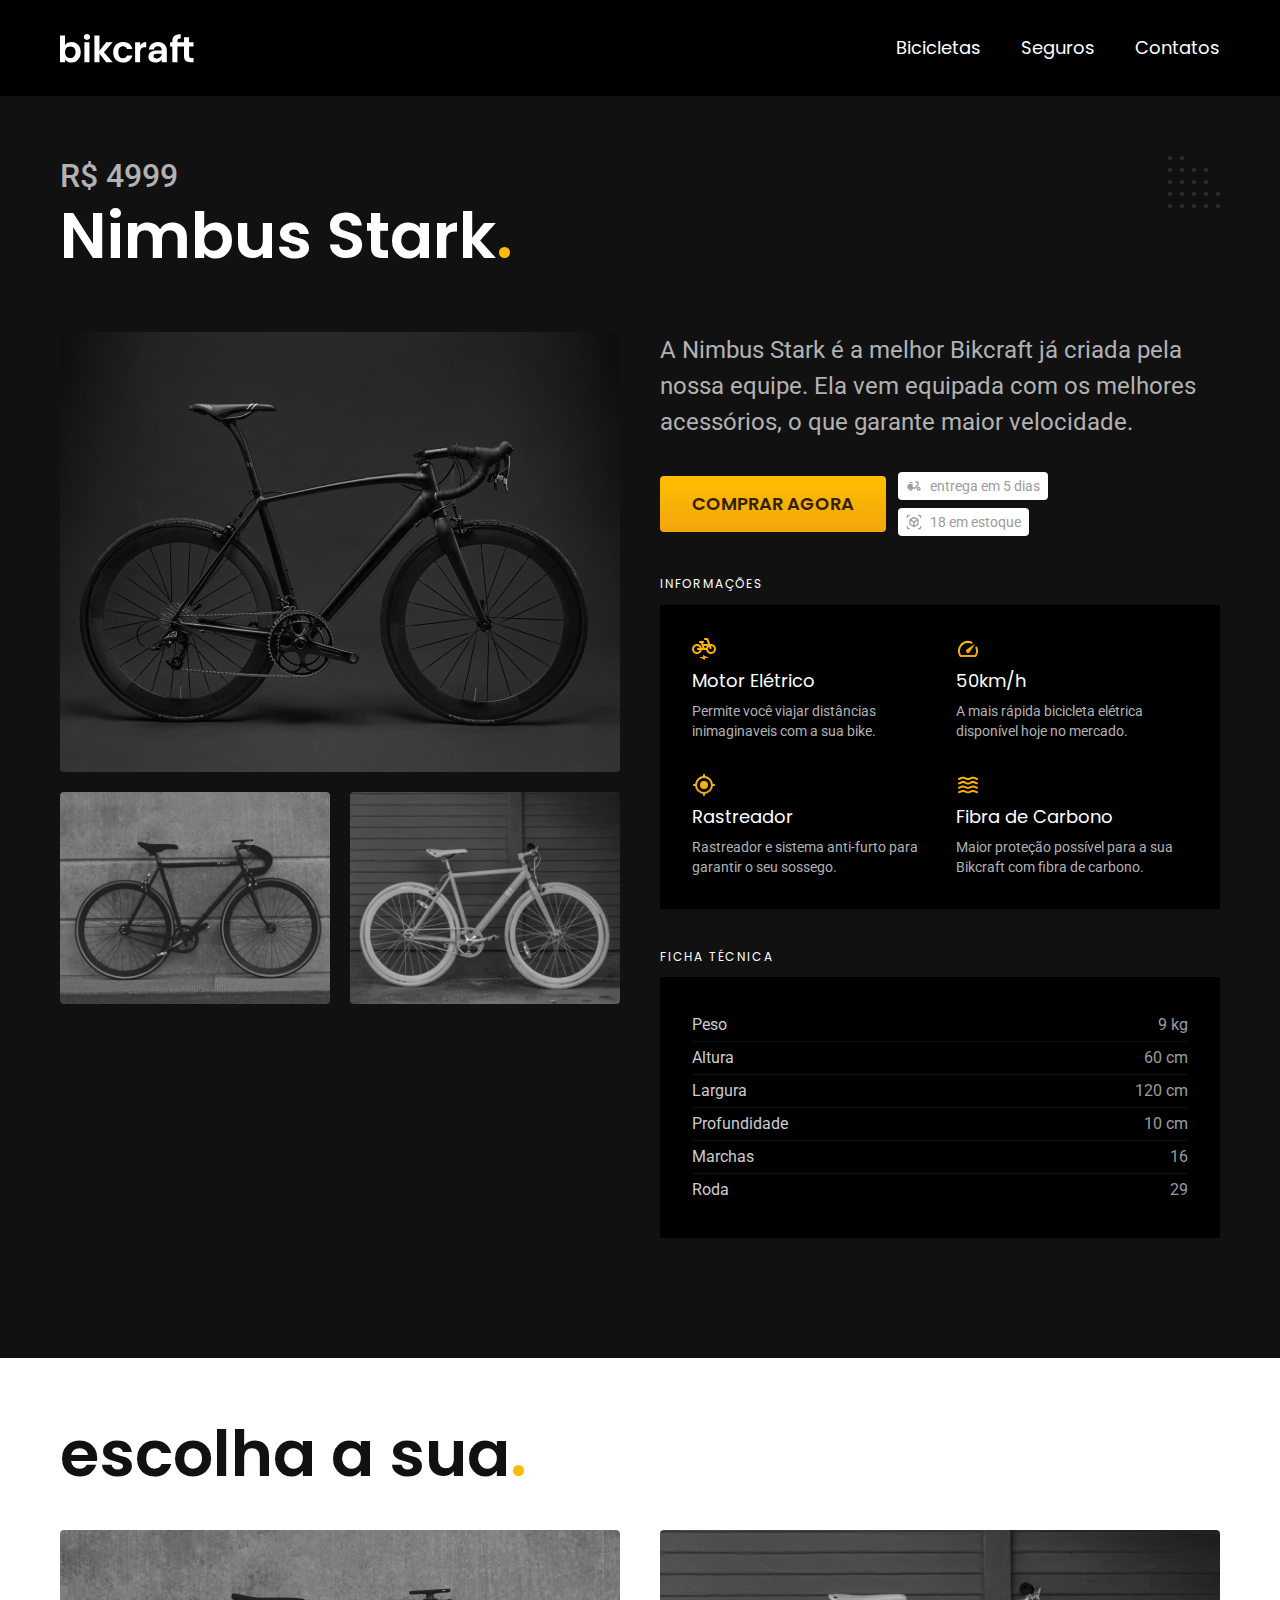
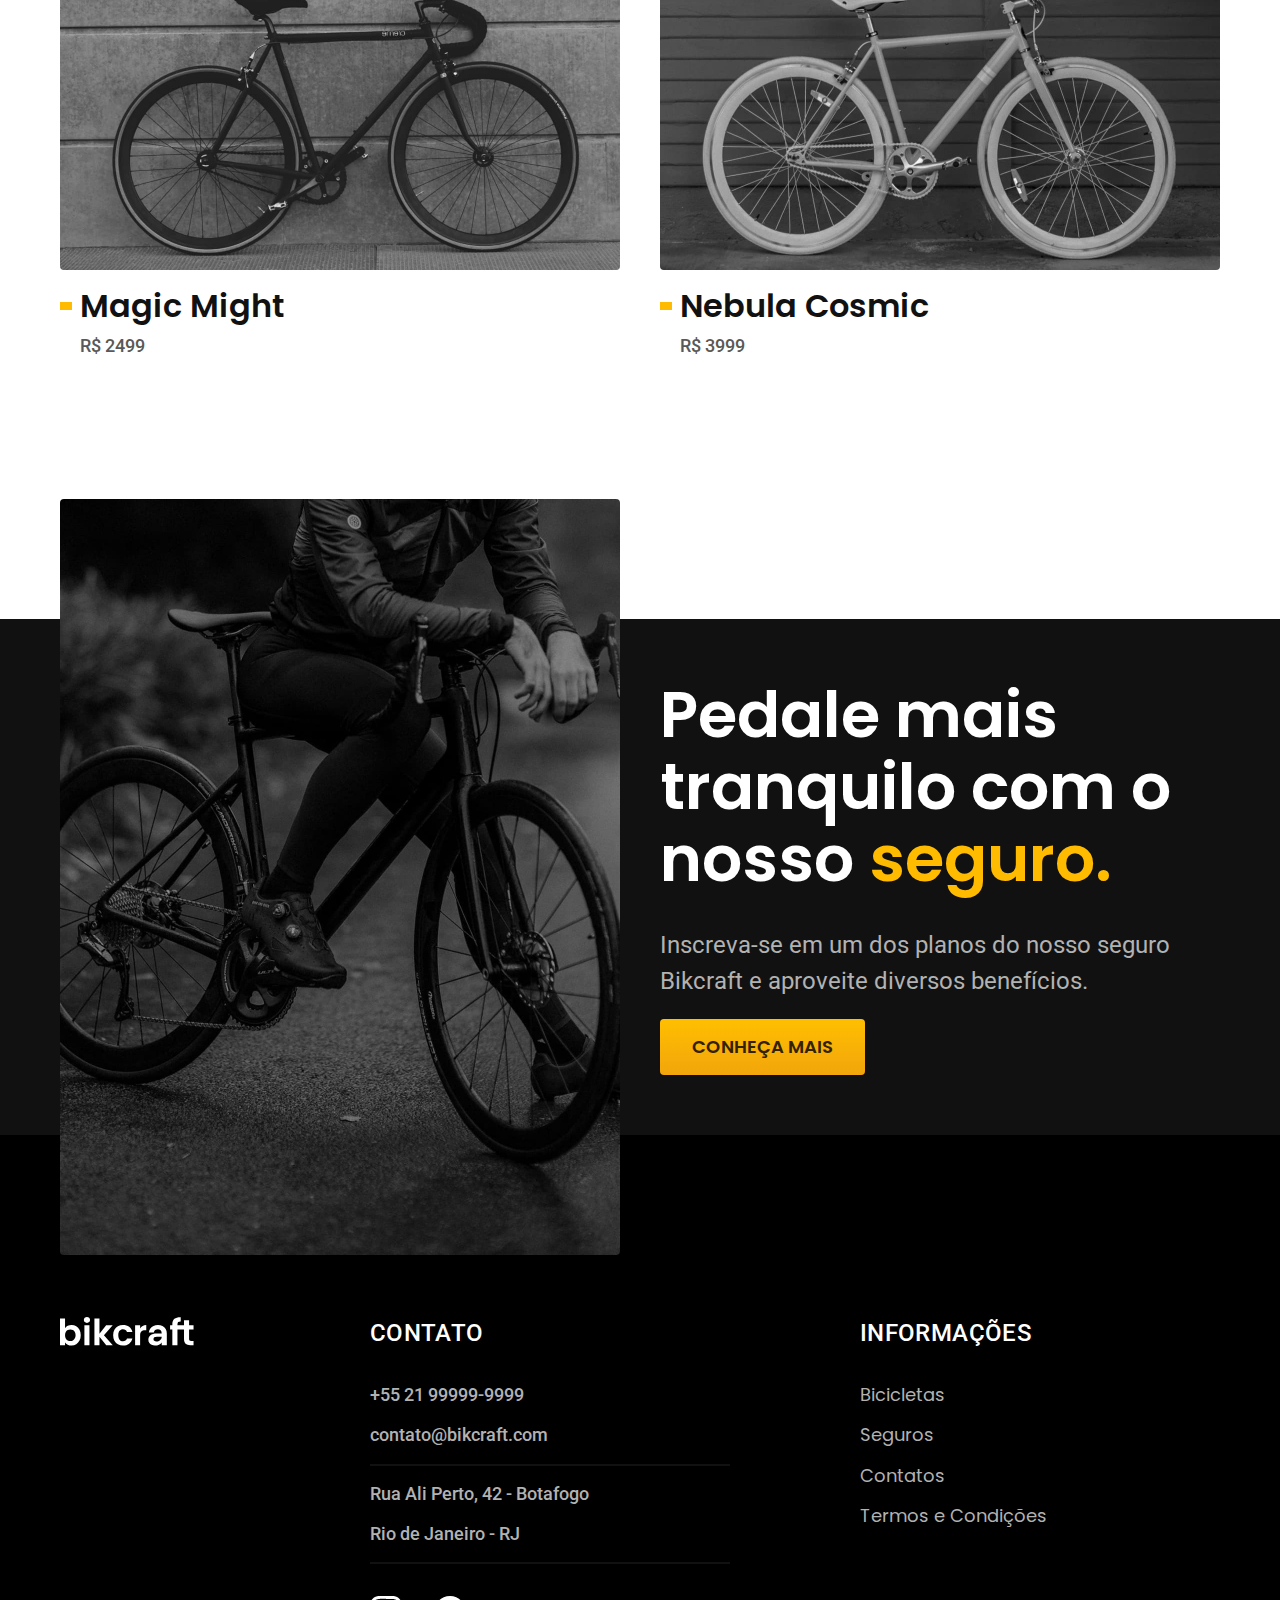
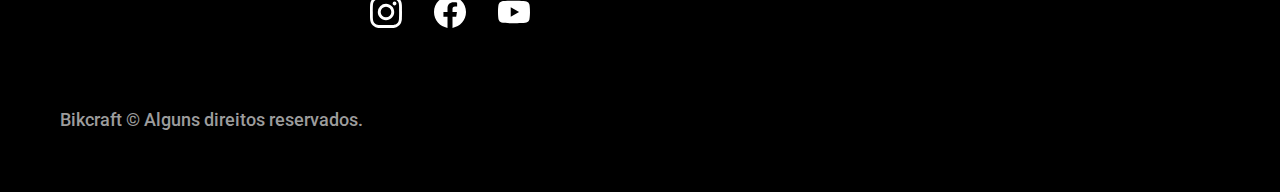
<file: bicicletas/nimbus.html>
<!DOCTYPE html>
<html lang="pt-br">
  <head>
    <meta charset="UTF-8" />
    <meta name="viewport" content="width=device-width, initial-scale=1.0" />
    <title>Nimbus | Bikcraft</title>
    <meta name="description" content="Nimbus" />

    <link rel="icon" href="../favicon.svg" type="image/svg+xml" />
    <link rel="preload" href="../css/style.min.css" as="style" />
    <link rel="stylesheet" href="../css/style.min.css" />

    <link rel="preconnect" href="https://fonts.googleapis.com" />
    <link rel="preconnect" href="https://fonts.gstatic.com" crossorigin />
    <link
      href="https://fonts.googleapis.com/css2?family=Merriweather:ital,wght@1,900&family=Poppins:wght@400;600&family=Roboto:wght@400;500&display=swap"
      rel="stylesheet"
    />
    <script>
      document.documentElement.classList.add("js");
    </script>
  </head>

  <body id="bicicleta">
    <header class="header-bg">
      <div class="header container">
        <a href="../"><img src="../img/bikcraft.svg" alt="bikcraft" /></a>

        <nav aria-label="primaria">
          <ul class="header-menu font-1-m cor-0">
            <li><a href="../bicicletas.html">Bicicletas</a></li>
            <li><a href="../seguros.html">Seguros</a></li>
            <li><a href="../contato.html">Contatos</a></li>
          </ul>
        </nav>
      </div>
    </header>

    <main class="titulo-bg">
      <!-- -----Conteúdo da página----- -->
      <div>
        <!-- ----------Título---------- -->
        <div class="titulo container">
          <p class="font-2-xl cor-5">R$ 4999</p>
          <h1 class="font-1-xxl cor-0">
            Nimbus Stark<span class="cor-p1">.</span>
          </h1>
        </div>
      </div>
      <!-- -----Final Título---------- -->

      <div class="bicicleta container">
        <!-- -----Nimbus conteudo da pagina----- -->
        <div class="bicicleta-imagens">
          <img src="../img/bicicleta/nimbus1.jpg" alt="" />
          <img src="../img/bicicleta/nimbus2.jpg" alt="" />
          <img src="../img/bicicleta/nimbus3.jpg" alt="" />
        </div>
        <div class="bicicleta-conteudo">
          <p class="font-2-l cor-5">
            A Nimbus Stark é a melhor Bikcraft já criada pela nossa equipe. Ela
            vem equipada com os melhores acessórios, o que garante maior
            velocidade.
          </p>
          <div class="bicicleta-comprar">
            <a
              class="botao"
              href="../orcamento.html?tipo=bikcraft&produto=nimbus"
              >Comprar Agora</a
            >
            <span class="font-2-xs cor-6"
              ><img src="../img/icones/entrega.svg" alt="" /> entrega em 5
              dias</span
            >
            <span class="font-2-xs cor-6"
              ><img src="../img/icones/estoque.svg" alt="" /> 18 em
              estoque</span
            >
          </div>
          <h2 class="font-1-xs cor-0">Informações</h2>
          <!-- ----Informacoes---- -->
          <ul class="bicicleta-informacoes">
            <li>
              <img src="../img/icones/eletrica.svg" alt="" />
              <h3 class="font-1-m cor-0">Motor Elétrico</h3>
              <p class="font-2-xs cor-5">
                Permite você viajar distâncias inimaginaveis com a sua bike.
              </p>
            </li>
            <li>
              <img src="../img/icones/velocidade.svg" alt="" />
              <h3 class="font-1-m cor-0">50km/h</h3>
              <p class="font-2-xs cor-5">
                A mais rápida bicicleta elétrica disponível hoje no mercado.
              </p>
            </li>
            <li>
              <img src="../img/icones/rastreador.svg" alt="" />
              <h3 class="font-1-m cor-0">Rastreador</h3>
              <p class="font-2-xs cor-5">
                Rastreador e sistema anti-furto para garantir o seu sossego.
              </p>
            </li>
            <li>
              <img src="../img/icones/carbono.svg" alt="" />
              <h3 class="font-1-m cor-0">Fibra de Carbono</h3>
              <p class="font-2-xs cor-5">
                Maior proteção possível para a sua Bikcraft com fibra de
                carbono.
              </p>
            </li>
          </ul>
          <h2 class="font-1-xs cor-0">Ficha Técnica</h2>
          <!-- ----Ficha tecnica---- -->
          <ul class="bicicleta-ficha font-2-s cor-4">
            <li>Peso <span>9 kg</span></li>
            <li>Altura <span>60 cm</span></li>
            <li>Largura <span>120 cm</span></li>
            <li>Profundidade <span>10 cm</span></li>
            <li>Marchas <span>16</span></li>
            <li>Roda <span>29</span></li>
          </ul>
        </div>
      </div>
    </main>
    <!-- -----Final doConteúdo da página----- -->

    <article class="bicicletas-lista container">
      <!-- ----conteudo bicicletas lista---- -->
      <h2 class="font-1-xxl">escolha a sua<span class="cor-p1">.</span></h2>

      <ul>
        <li>
          <a href="./magic.html">
            <img src="../img/bicicletas/magic.jpg" alt="Bicicleta preta" />
            <h3 class="font-1-xl">Magic Might</h3>
            <span class="font-2-m cor-8">R$ 2499</span>
          </a>
        </li>
        <li>
          <a href="./nebula.html">
            <img src="../img/bicicletas/nebula.jpg" alt="Bicicleta preta" />
            <h3 class="font-1-xl">Nebula Cosmic</h3>
            <span class="font-2-m cor-8">R$ 3999</span>
          </a>
        </li>
      </ul>
    </article>

    <article class="seguro-bg">
      <!-- ----conteudo seguro---- -->
      <div class="seguro container">
        <div class="seguro-imagem">
          <img
            src="../img/fotos/seguros.jpg"
            alt="Pessoa parada em cima de uma bicicleta"
          />
        </div>
        <div class="seguro-conteudo">
          <h2 class="font-1-xxl cor-0">
            Pedale mais tranquilo com o nosso
            <span class="cor-p1">seguro.</span>
          </h2>
          <p class="font-2-l cor-5">
            Inscreva-se em um dos planos do nosso seguro Bikcraft e aproveite
            diversos benefícios.
          </p>
          <a class="botao" href="../seguros.html">Conheça Mais</a>
        </div>
      </div>
    </article>

    <footer class="footer-bg">
      <!-- -----rodape----- -->
      <div class="footer container">
        <img src="../img/bikcraft.svg" alt="Bikcraft" />
        <div class="footer-contato">
          <h3 class="font-2-l-b cor-0">Contato</h3>
          <ul class="font-2-m cor-5">
            <li><a href="tel:+552199999999">+55 21 99999-9999</a></li>
            <li>
              <a href="mailto:contato@bikcraft.com">contato@bikcraft.com</a>
            </li>
            <li>Rua Ali Perto, 42 - Botafogo</li>
            <li>Rio de Janeiro - RJ</li>
          </ul>
          <div class="footer-redes">
            <a href="../">
              <img src="../img/redes/instagram.svg" alt="Instagram" />
            </a>
            <a href="../">
              <img src="../img/redes/facebook.svg" alt="Facebook" />
            </a>
            <a href="../">
              <img src="../img/redes/youtube.svg" alt="Youtube" />
            </a>
          </div>
        </div>
        <div class="footer-informacoes">
          <h3 class="font-2-l-b cor-0">Informações</h3>
          <nav>
            <ul class="font-1-m cor-5">
              <li><a href="../bicicletas.html">Bicicletas</a></li>
              <li><a href="../seguros.html">Seguros</a></li>
              <li><a href="../contato.html">Contatos</a></li>
              <li><a href="../termos.html">Termos e Condições</a></li>
            </ul>
          </nav>
        </div>
        <p class="footer-copy font-2-m cor-6">
          Bikcraft © Alguns direitos reservados.
        </p>
      </div>
    </footer>
    <script src="../js/script.js"></script>
  </body>
</html>
</file>
<file: css/style.min.css>
body{margin:0;font-family:Arial,Helvetica,sans-serif;color:#111}blockquote,dd,h1,h2,h3,h4,p,ul{margin:0}ul{margin:0;padding:0;list-style:none}a{text-decoration:none;color:inherit}img{max-width:100%;height:auto;display:block}img[src$=".jpg"]{border-radius:4px}.font-1-xs{font:400 0.75rem/1.35 Poppins,sans-serif}.font-2-xs{font:400 0.875rem/1.43 Roboto,sans-serif}.font-1-s{font:400 1rem/1.5 Poppins,sans-serif}.font-2-s{font:400 1rem/1.5 Roboto,sans-serif}.font-1-m,.font-1-m-b{font:400 1.125rem/1.35 Poppins,sans-serif}.font-1-m-b{font-weight:600}.font-2-m{font:500 1.125rem/1.35 Roboto,sans-serif}.font-1-l{font:400 1.5rem/1.5 Poppins,sans-serif}.font-2-l,.font-2-l-b{font:400 1.5rem/1.5 Roboto,sans-serif}.font-2-l-b{font-weight:500;letter-spacing:.015em;text-transform:uppercase}.font-1-xl{font:600 2rem/1.25 Poppins,sans-serif}.font-2-xl{font:500 2rem/1.25 Roboto,sans-serif}.font-1-xxl{font:600 4rem/1.125 Poppins,sans-serif}@media (max-width:1200px){.font-1-xxl{font-size:3rem}.font-2-l,.font-2-l-b{font-size:1.125rem}}@media (max-width:800px){.font-1-xxl{font-size:2rem}.font-1-xl,.font-2-xl{font-size:1.5rem}}:root{--cor-0:#ffffff;--cor-1:#f7f7f7;--cor-2:#ededed;--cor-3:#dedede;--cor-4:#cccccc;--cor-5:#b2b2b2;--cor-6:#9c9c9c;--cor-7:#717171;--cor-8:#595959;--cor-9:#404040;--cor-10:#2e2e2e;--cor-11:#111111;--cor-12:#000000;--cor-p1:#ffbb00;--cor-p2:#e4a30b;--cor-p3:#a66f00;--cor-p4:#664400;--cor-p5:#332200}.cor-0{color:var(--cor-0)}.cor-1{color:var(--cor-1)}.cor-2{color:var(--cor-2)}.cor-3{color:var(--cor-3)}.cor-4{color:var(--cor-4)}.cor-5{color:var(--cor-5)}.cor-6{color:var(--cor-6)}.cor-7{color:var(--cor-7)}.cor-8{color:var(--cor-8)}.cor-9{color:var(--cor-9)}.cor-10{color:var(--cor-10)}.cor-11{color:var(--cor-11)}.cor-12{color:var(--cor-12)}.cor-p1{color:var(--cor-p1)}.cor-p2{color:var(--cor-p2)}.cor-p3{color:var(--cor-p3)}.cor-p4{color:var(--cor-p4)}.cor-p5{color:var(--cor-p5)}.js .fadeInDown{transform:translate3d(0,-20px,0)}.js .fadeInUp{transform:translate3d(0,20px,0)}.js .fadeInRight{transform:translate3d(20px,0,0)}.js .fadeInLeft{transform:translate3d(-20px,0,0)}.js [data-anime]{opacity:0}.js .anime{opacity:1;transform:none;transition:transform .8s,opacity .8s}.header-bg{background-color:var(--cor-12)}.header{display:flex;flex-wrap:wrap;gap:20px;justify-content:space-between;align-items:center;padding-top:20px;padding-bottom:20px}.header-menu{display:flex;flex-wrap:wrap;gap:40px}.header-menu a{display:inline-block;padding:16px 0;position:relative}.header-menu a::after{content:"";display:block;height:2px;width:0%;background:var(--cor-0);margin-top:4px;transition:.3s;position:absolute}.header-menu a.ativo::after,.header-menu a:hover:after{width:100px}@media (max-width:800px){.header-menu{gap:20px}.header-menu a{background:var(--cor-11);padding:12px 16px;border-radius:4px}.header-menu a:hover{background:var(--cor-10)}.header a:after{display:none}}@media (max-width:600px){.header-menu{gap:12px}.header-menu a{background:var(--cor-11);padding:8px 12px;font-size:14px}}.footer-bg{background-color:var(--cor-12)}.footer{display:grid;grid-template-columns:3fr 5fr 4fr;gap:40px;padding-top:60px;padding-bottom:60px}.footer h3{margin-bottom:32px}.footer-contato ul{margin-bottom:32px}.footer-contato li:nth-child(2n):after{content:"";display:block;max-width:360px;height:2px;background:var(--cor-11);margin-top:16px}.footer li{margin-bottom:16px}.footer-redes{display:flex;gap:32px}.footer a:hover{color:var(--cor-0)}.footer-copy{grid-column:1/-1;margin-top:40px}@media (max-width:800px){.footer>img{display:none}.footer{grid-template-columns:1fr 1fr}}@media (max-width:600px){.footer{grid-template-columns:1fr;gap:60px}.footer-copy{margin-top:0}}.container{box-sizing:border-box;max-width:1200px;padding-left:20px;padding-right:20px;margin-left:auto;margin-right:auto}.botao{display:inline-block;padding:16px 32px;background:linear-gradient(#ffbf00,#f2a50c);border-radius:4px;box-shadow:0 1px 2px rgba(0,0,0,.1);text-transform:uppercase;color:var(--cor-p5);font:600 1.125rem/1.35 Poppins,sans-serif;max-width:max-content;border:none;cursor:pointer}.botao:hover{background:linear-gradient(#ffb60d,#e59317)}.botao.secundario{background:var(--cor-10);color:var(--cor-2)}.botao.secundario:hover{background:var(--cor-9)}.botao.seta{display:flex;align-items:center}.botao.seta::after{content:"";display:inline-block;width:18px;height:10px;margin-left:12px;background:url("../img/icones/seta.svg");transition:transform .2s}.botao.seta:hover::after{transform:translateX(4px)}@media (max-width:600px){.botao{padding:12px 16px;font-size:1rem}}.link{display:inline-block;color:var(--cor-p1);font:500 1.5rem/1.5 Poppins,sans-serif;text-transform:uppercase}.link::after{content:"";display:block;width:100%;height:4px;background-color:currentColor}.link:hover{color:var(--cor-0)}.titulo-bg{background-color:var(--cor-11);padding-top:60px;padding-bottom:60px}.titulo{background:url(../img/dec/top-right.svg) no-repeat top right 20px}.titulo p{margin-bottom:4px}@media (max-width:800px){.titulo-bg{padding-top:40px;padding-bottom:40px}.titulo p{font-size:1rem;text-transform:lowercase;font-weight:400}}.form{display:grid;grid-template-columns:1fr 1fr;gap:20px}.form label{display:block;font:400 1rem/1.5 Poppins,sans-serif;margin-bottom:4px}.form .col-2{grid-column:span 2}.form input[type=email],.form input[type=text],.form textarea{font:400 1rem/1.5 Roboto,sans-serif;background:var(--cor-1);border:1px solid var(--cor-2);padding:12px;border-radius:4px;width:100%;box-sizing:border-box}.form input[type=email]:focus,.form input[type=text]:focus,.form textarea:focus{outline:0;border-color:var(--cor-p1);background:var(--cor-0);box-shadow:0 0 0 2px #fea}@media (max-width:600px){.form{grid-template-columns:1fr}.form .col-2{grid-column:1}}.introducao-bg{background:var(--cor-12) url(../img/dec/bottom-left.svg) no-repeat bottom 160px left 20px;box-shadow:inset 0 -120px var(--cor-0)}.introducao{display:grid;grid-template-columns:1fr 1fr;gap:0 40px}.introducao-conteudo{align-self:end;padding-bottom:200px}.introducao img{width:100%;height:100%;object-fit:cover;border-radius:4px}.introducao h1{margin-bottom:32px}.introducao p{margin-bottom:20px}@media (max-width:800px){.introducao-bg{padding-top:40px;background:var(--cor-11);box-shadow:inset 0 -60px var(--cor-0)}.introducao{grid-template-columns:1fr;gap:32px}.introducao-conteudo{padding-bottom:0}.introducao h1{margin-bottom:16px}.introducao img{height:300px;width:100%}}.tecnologia-bg{background-color:var(--cor-11);box-shadow:inset 0 80px var(--cor-0),inset 0 -80px var(--cor-0)}.tecnologia{display:grid;grid-template-columns:1fr 1fr;gap:40px}.tecnologia-imagem img{width:100%;height:100%;object-fit:cover;object-position:left}.tecnologia-conteudo{padding-top:160px;padding-bottom:160px}.tecnologia-conteudo>span{display:block;margin-bottom:20px}.tecnologia-conteudo h2{margin-bottom:32px}.tecnologia-conteudo>p{margin-bottom:20px}.tecnologia a{margin-bottom:80px}.tecnologia-vantagens{display:flex;gap:40px}.tecnologia-vantagens h3{margin-bottom:8px;width:max-content}.tecnologia-vantagens img{width:24px;margin-bottom:8px}@media (max-width:800px){.tecnologia-bg{box-shadow:initial}.tecnologia{grid-template-columns:1fr}.tecnologia-conteudo{padding-top:60px;padding-bottom:60px}.tecnologia-imagem{display:none}.tecnologia a{margin-bottom:60px}}@media (max-width:600px){.tecnologia-vantagens{flex-direction:column}}.parceiros{padding-top:60px;padding-bottom:120px}.parceiros h2{margin-bottom:60px}.parceiros ul{padding:0 20px;max-width:1400px;display:grid;grid-template-columns:repeat(4,1fr);margin:0 auto}.parceiros li{display:flex;padding:32px;border-left:2px solid var(--cor-2)}.parceiros img{margin:auto}.parceiros li:first-child,.parceiros li:nth-child(5){border-left:none}.parceiros li:nth-child(n+5){border-top:2px solid var(--cor-2)}@media (max-width:800px){.parceiros{padding-bottom:60px}.parceiros h2{margin-bottom:20px}.parceiros ul{grid-template-columns:repeat(2,1fr)}.parceiros li{padding:20px}.parceiros li:nth-child(n+3){border-top:2px solid var(--cor-2)}.parceiros li:nth-child(odd){border-left:none}}.depoimento{display:grid;grid-template-columns:1fr 1fr;background-color:var(--cor-p1);overflow:hidden}.depoimento img{width:100%;height:100%;object-fit:cover;border-radius:0}.depoimento-conteudo{padding:40px 40px 80px 80px;align-self:end;background:url(../img/dec/bottom-right-p.svg) no-repeat bottom 40px right 40px}.depoimento-conteudo p{max-width:32ch;font-family:Merriweather,serif;font-style:italic;font-weight:900;margin-bottom:32px;position:relative}.depoimento p::after,.depoimento p::before{font-size:5rem;color:var(--cor-p2);position:absolute}.depoimento p::before{content:"“";left:-50px;top:-20px}.depoimento p::after{content:"”"}@media (min-width:1200px){.depoimento img{max-height:520px}}@media (max-width:800px){.depoimento{grid-template-columns:1fr;text-align:center}.depoimento img{max-height:300px}.depoimento-conteudo{padding:40px 20px;justify-self:center}}.bicicletas-lista{margin-top:60px;margin-bottom:120px}.bicicletas-lista h2{margin-bottom:40px}.bicicletas-lista ul{display:flex;gap:40px;padding:0 20px 20px 20px;max-width:1400px;margin-left:auto;margin-right:auto;overflow-x:auto}#bicicleta .bicicletas-lista ul{padding:0 0 20px 0}.bicicletas-lista li{flex:1;min-width:280px}.bicicletas-lista a{display:block}.bicicletas-lista img{margin-bottom:16px}.bicicletas-lista h3{margin-bottom:8px;display:flex;align-items:center}.bicicletas-lista h3::before{content:"";display:inline-block;height:8px;width:12px;margin-right:8px;background-color:var(--cor-p1);transition:width .2s}.bicicletas-lista a:hover h3::before{width:24px}.bicicletas-lista li span{padding-left:20px}@media (max-width:800px){.bicicletas-lista{padding-bottom:60px}.bicicletas-lista ul{gap:20px}}.bicicletas-bg{background-image:linear-gradient(to right,var(--cor-0) 30%,var(--cor-11) 0)}.bicicletas{display:grid;grid-template-columns:1fr 1fr;gap:40px;padding-top:60px;padding-bottom:60px;background:url(../img/dec/top-right.svg) no-repeat top 40px right 40px}.bicicletas-imagem{display:grid}.bicicletas-imagem img{grid-area:1/1}.bicicletas-imagem span{grid-area:1/1;place-self:start end;margin-top:20px;display:inline-block;background:var(--cor-12);padding:8px 16px 8px 8px;border-radius:5px 0 0 5px}.bicicletas-conteudo{display:grid;grid-template-columns:1fr auto;align-content:start}.bicicletas h2,.bicicletas p{grid-column:-1/1}.bicicletas h2{margin-bottom:20px}.bicicletas h2::before{content:"";display:block;width:12px;height:8px;background-color:var(--cor-p1);margin-bottom:8px}.bicicletas p{margin-bottom:32px}.bicicletas a{place-self:end}.bicicletas li{display:flex;align-items:center}.bicicletas ul{display:grid;gap:16px}.bicicletas-conteudo img{width:24px;margin-right:8px}@media (max-width:800px){.bicicletas-bg{background:var(--cor-11)}.bicicletas{grid-template-columns:1fr;gap:20px;padding-top:40px;padding-bottom:40px}}@media (max-width:600px){.bicicletas-conteudo{grid-template-columns:1fr}.bicicletas ul{font-size:1rem;grid-template-columns:1fr 1fr;margin-bottom:32px}.bicicletas a{place-self:start}}.bicicleta{display:grid;grid-template-columns:1fr 1fr;align-items:start;gap:40px;padding-top:60px;padding-bottom:60px}#bicicleta .titulo p{text-transform:uppercase}.bicicleta-imagens{display:flex;flex-wrap:wrap;gap:20px}.bicicleta-imagens img{flex:1;min-width:200px}.bicicleta-imagens img:first-child{min-width:100%}.bicicleta-conteudo>p{margin-bottom:32px}.bicicleta-comprar{display:grid;grid-template-columns:max-content auto;align-items:center;justify-items:start;gap:8px 12px;margin-bottom:40px}.bicicleta-comprar a{grid-row:span 2}.bicicleta-comprar span{display:flex;align-items:center;background-color:var(--cor-0);gap:8px;padding:4px 8px;border-radius:4px}.bicicleta-conteudo h2{text-transform:uppercase;letter-spacing:.15em;margin-bottom:12px}.bicicleta-ficha,.bicicleta-informacoes{padding:32px;background-color:var(--cor-12)}.bicicleta-informacoes{margin-bottom:40px;display:grid;grid-template-columns:1fr 1fr;gap:32px}.bicicleta-informacoes img{width:24px;margin-bottom:8px}.bicicleta-informacoes h3{margin-bottom:8px}.bicicleta-ficha li{padding:4px 0;display:flex;justify-content:space-between;border-bottom:1px solid var(--cor-11)}.bicicleta-ficha li:last-child{border-bottom:none}.bicicleta-ficha span{color:var(--cor-6)}@media (max-width:800px){.bicicleta{grid-template-columns:1fr;padding-top:40px;padding-bottom:40px}.bicicleta-imagens{grid-row:2}}@media (max-width:400px){.bicicleta-informacoes{grid-template-columns:1fr}.bicicleta-comprar{grid-template-columns:1fr}}.seguro-bg{background-color:var(--cor-11);box-shadow:inset 0 120px var(--cor-0),inset 0 -120px var(--cor-12)}.seguro{display:grid;grid-template-columns:1fr 1fr;gap:40px}.seguro-imagem img{width:100%;height:100%;object-fit:cover}.seguro-conteudo{padding-top:180px;padding-bottom:180px}.seguro h2{margin-bottom:32px}.seguro p{margin-bottom:20px}@media (max-width:800px){.seguro-bg{box-shadow:inset 0 -60px var(--cor-12)}.seguro{grid-template-columns:1fr}.seguro-imagem{height:200px}.seguro-conteudo{grid-row:1;padding-top:40px;padding-bottom:0}}.seguros-bg{background:var(--cor-11)}.seguros{padding-top:60px;padding-bottom:60px;display:grid;grid-template-columns:1fr 1fr;gap:40px;align-items:center}#seguros .seguros{padding-top:0}.seguros h2{grid-column:1/-1}.seguros-item{background-color:var(--cor-12);padding:32px 32px 32px 60px;display:grid;grid-template-columns:1fr auto;border-radius:4px}.seguros-item h3{margin-bottom:40px}.seguros-item span{grid-column:2;display:block;text-align:right}.seguros-item ul{grid-column:1/-1;margin-bottom:32px}.seguros-item li{display:flex;align-items:center;position:relative}.seguros-item li+li{margin-top:20px}.seguros-item li::before{content:"";display:block;width:13px;height:9px;background-image:url("../img/icones/lista.svg");position:absolute;left:-21px}.seguros-item a{grid-column:1/-1}@media (max-width:800px){.seguros{grid-template-columns:1fr}}.vantagens-bg{background-color:var(--cor-12)}.vantagens{padding-top:120px;padding-bottom:120px}.vantagens h2{margin-bottom:60px}.vantagens ul{display:grid;grid-template-columns:repeat(auto-fit,minmax(280px,max-content));gap:40px 80px}.vantagens h3,.vantagens img{margin-bottom:8px}@media (max-width:800px){.vantagens{padding-top:60px;padding-bottom:60px}.vantagens h2{margin-bottom:40px}.vantagens ul{gap:20px}}.perguntas{padding-bottom:120px;padding-top:120px}.perguntas h2{margin-bottom:60px}.perguntas dl>div{padding:20px;border-radius:4px}.perguntas dl>div:nth-child(odd){background-color:var(--cor-1)}.perguntas button{display:grid;grid-template-columns:auto 1fr auto;align-items:center;gap:8px;cursor:pointer;border:none;background:0 0;width:100%;text-align:left}.perguntas button::before{content:"";display:inline-block;width:12px;height:8px;background-color:var(--cor-p1)}.perguntas button::after{content:"";display:inline-block;width:14px;height:6px;background:url("../img/icones/seta-abrir.svg");transition:.3s}.perguntas button:hover::after,.perguntas button[aria-expanded=true]::after{transform:rotate(180deg)}.js .perguntas dd{display:none}.js .perguntas dd.ativa{display:block}.perguntas dd{padding-left:20px;padding-top:16px;max-width:80ch}@media (max-width:800px){.perguntas{padding-top:60px;padding-bottom:60px}.perguntas h2{margin-bottom:40px}}#contato{background:linear-gradient(var(--cor-11) 600px,var(--cor-1) 0)}.contato{display:grid;grid-template-columns:5fr 7fr}.contato-dados,.contato-formulario{padding:60px;box-shadow:0 1px 2px rgba("0", 0, 0, .1)}.contato-dados{border-radius:5px 0 0 5px;background:var(--cor-12);background:var(--cor-12) url(../img/dec/bottom-left.svg) no-repeat bottom 20px left 20px}.contato-formulario{border-radius:0 5px 5px 0;background:var(--cor-0) url(../img/dec/bottom-right.svg) no-repeat bottom 20px right 20px}.contato-dados h2{margin-bottom:60px}.contato-endereco{margin-bottom:32px;padding-left:28px;background:url("../img/icones/local.svg") no-repeat 0 2px}.contato-endereco p{margin-bottom:8px}.contato-meios a{display:block;max-width:max-content;margin-bottom:8px;padding-left:28px}.contato-meios a:hover{color:var(--cor-0)}.contato-meios a:first-child{background:url("../img/icones/email.svg") no-repeat 0 2px}.contato-meios a:nth-child(2){margin-bottom:32px}.contato-meios a:nth-child(3){background:url("../img/icones/telefone.svg") no-repeat 0 2px;margin-bottom:60px}.contato-redes{display:flex;gap:32px;padding-left:28px}@media (max-width:800px){.contato{grid-template-columns:1fr}.contato-dados{background:var(--cor-12)}.contato-dados,.contato-formulario{padding:20px}.contato-dados{border-radius:5px 5px 0 0}.contato-formulario{border-radius:0 0 5px 5px}.contato-dados h2,.contato-meios a:nth-child(3){margin-bottom:32px}.contato-redes{margin-bottom:12px}}.lojas{display:grid;grid-template-columns:1fr 1fr;gap:0 40px;padding-top:120px;padding-bottom:120px}.lojas h2{grid-column:1/-1;margin-bottom:60px}.lojas-conteudo h3,.lojas-tempo{grid-column:1/-1}.lojas img{border-radius:4px 4px 0 0}.lojas-item{border-radius:4px;background:var(--cor-0);box-shadow:0 1px 2px rgba(0,0,0,.1)}.lojas-conteudo{display:grid;grid-template-columns:1fr 1fr;gap:32px 16px;padding:23px}.lojas-dados{display:grid;gap:8px;border-left:2px solid var(--cor-2);padding-left:12px}.lojas-tempo{display:flex;align-items:center;gap:8px}@media (max-width:800px){.lojas{gap:20px;padding-top:60px;padding-bottom:60px}.lojas h2{margin-bottom:32px}.lojas-conteudo{grid-template-columns:1fr}}@media (max-width:600px){.lojas{grid-template-columns:1fr}}#orcamento{background:linear-gradient(var(--cor-11) 600px,var(--cor-1) 0)}.orcamento{display:grid;grid-template-columns:5fr 7fr;padding-bottom:120px}.orcamento h2{text-transform:uppercase;position:relative;display:flex;align-items:center}.orcamento h2::before{content:"";display:inline-block;width:4px;height:8px;background-color:var(--cor-p1);position:absolute;left:-12px}.orcamento-dados,.orcamento-produto{padding:60px;box-shadow:0 1px 2px rgba(0,0,0,.1)}.orcamento-produto{border-radius:5px 0 0 5px;background:var(--cor-12) url(../img/dec/bottom-left.svg) no-repeat bottom 20px left 20px;display:grid;grid-template-columns:1fr 1fr;gap:20px;align-content:start}.orcamento-produto input{opacity:0;position:absolute;pointer-events:none}.orcamento-produto>*{grid-column:1/-1}.orcamento-produto>label{grid-column:initial}.orcamento-produto label{font:400 1rem/1.5 Poppins,sans-serif;color:var(--cor-4);background-color:var(--cor-10);padding:12px 16px;border-radius:4px;cursor:pointer;display:grid;grid-template-columns:auto 1fr auto;align-items:center;border:1px solid var(--cor-10)}.orcamento-produto input:checked+label{background:var(--cor-0);color:var(--cor-11)}.orcamento-produto label::before{content:"";display:inline-block;box-sizing:border-box;width:12px;height:12px;border:1px solid var(--cor-6);border-radius:50%;margin-right:8px}.orcamento-produto input:checked+label::before{border-color:var(--cor-7);box-shadow:inset 0 0 0 3px var(--cor-0),inset 0 0 0 6px var(--cor-7)}.orcamento-produto label:hover{background-color:var(--cor-9);border-color:var(--cor-9)}.orcamento-produto input:focus+label{box-shadow:0 0 0 3px var(--cor-p1);color:var(--cor-12)}.orcamento-produto label span{display:none}.orcamento-produto input:checked+label span{display:inline-block}.orcamento-dados{border-radius:0 5px 5px 0;background:var(--cor-0) url(../img/dec/bottom-right-p.svg) no-repeat bottom 20px right 20px}.orcamento-conteudo{display:none}.orcamento-conteudo h2,.orcamento-dados h2:nth-of-type(n+2){margin-top:20px}#bikcraft:checked~#orcamento-bikcraft,#seguro:checked~#orcamento-seguro{display:grid;gap:20px}.orcamento-detalhe{display:none;background:var(--cor-0);padding:20px;grid-template-columns:1fr 1fr;border-radius:4px;align-items:center}.orcamento-detalhe li{display:flex;align-items:center;margin-bottom:8px}.orcamento-detalhe li img{width:16px;margin-right:8px}.orcamento-produto input:checked+label+.orcamento-detalhe{display:grid}@media (max-width:1200px){.orcamento-dados,.orcamento-produto{padding:32px}}@media (max-width:800px){.orcamento{grid-template-columns:1fr}.orcamento-dados{border-radius:0 0 5px 5px}.orcamento-produto{border-radius:5px 5px 0 0;background:var(--cor-12)}}@media (max-width:400px){.orcamento-produto{grid-template-columns:1fr}}.termos{padding-top:80px;padding-bottom:80px}.termos h2{font-weight:600;margin-bottom:20px}.termos p+h2{margin-top:40px}.termos p{max-width:75ch;margin-bottom:24px}
</file>
